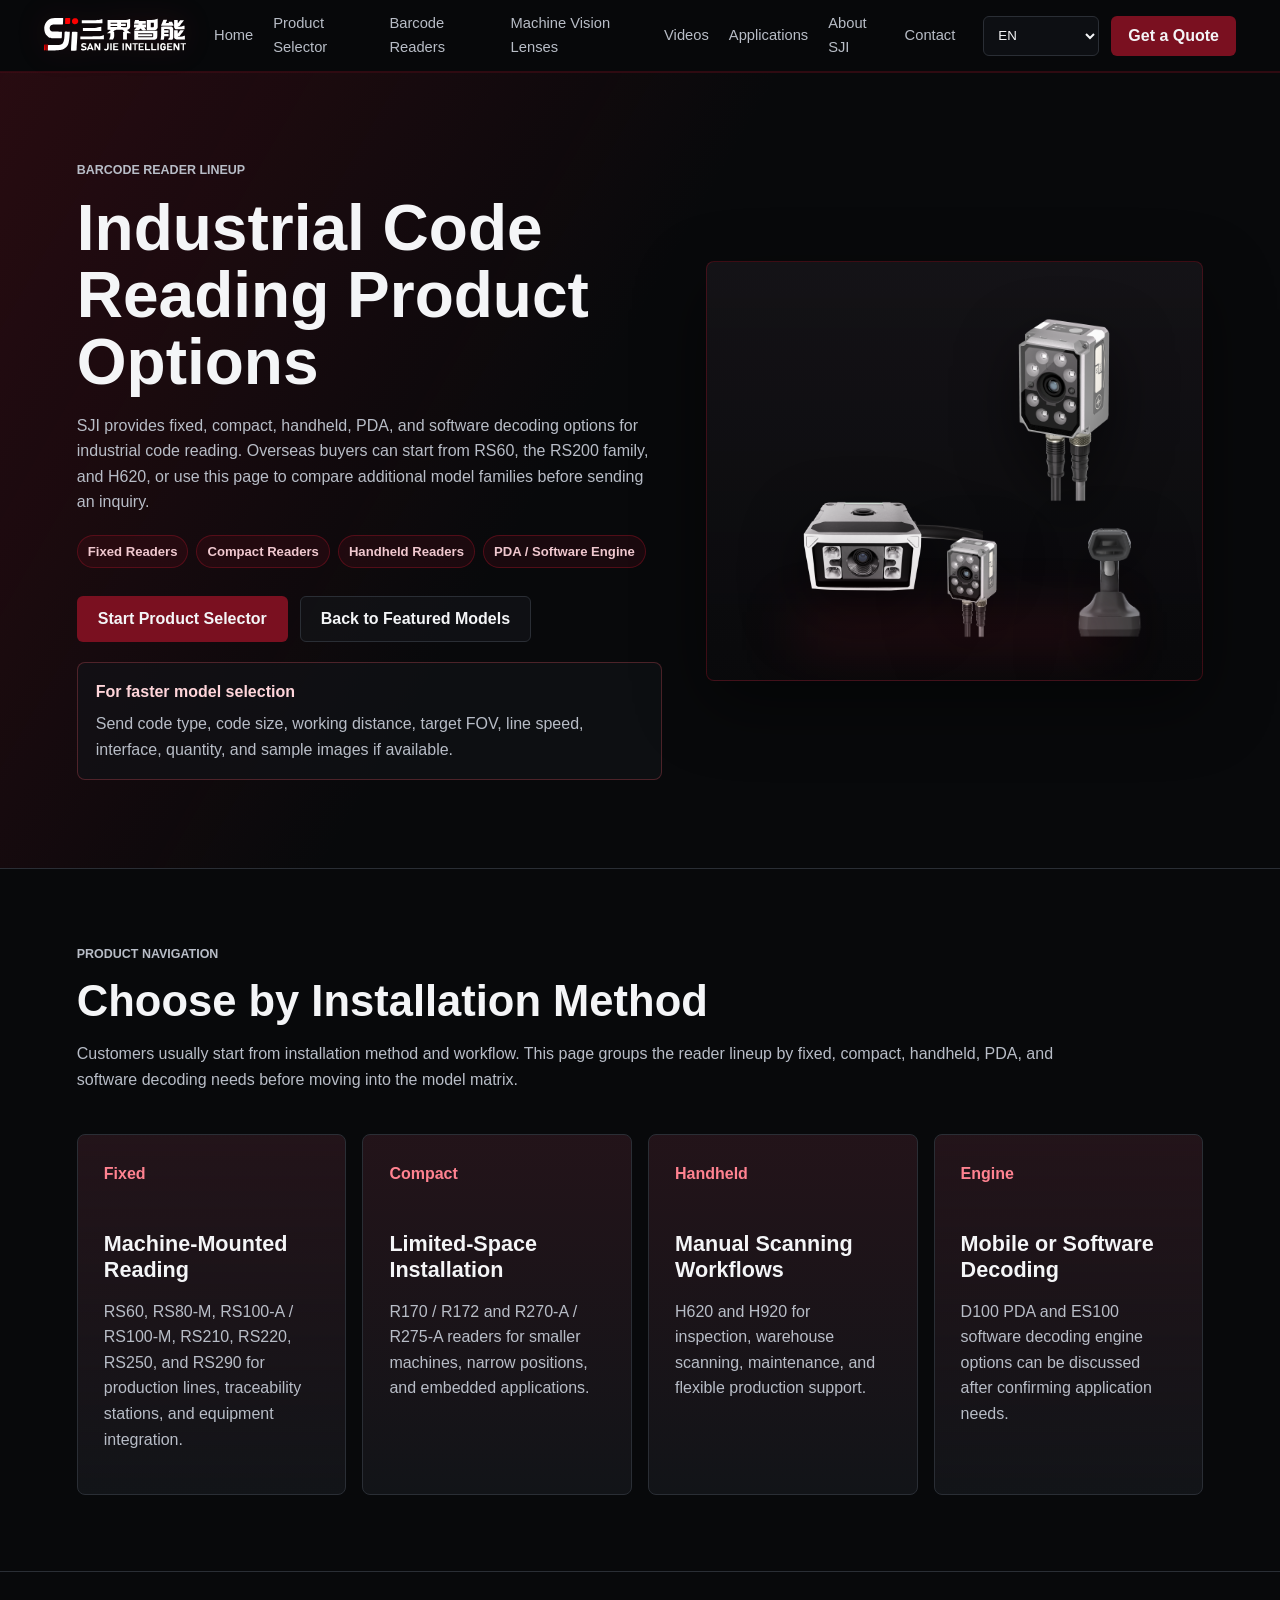
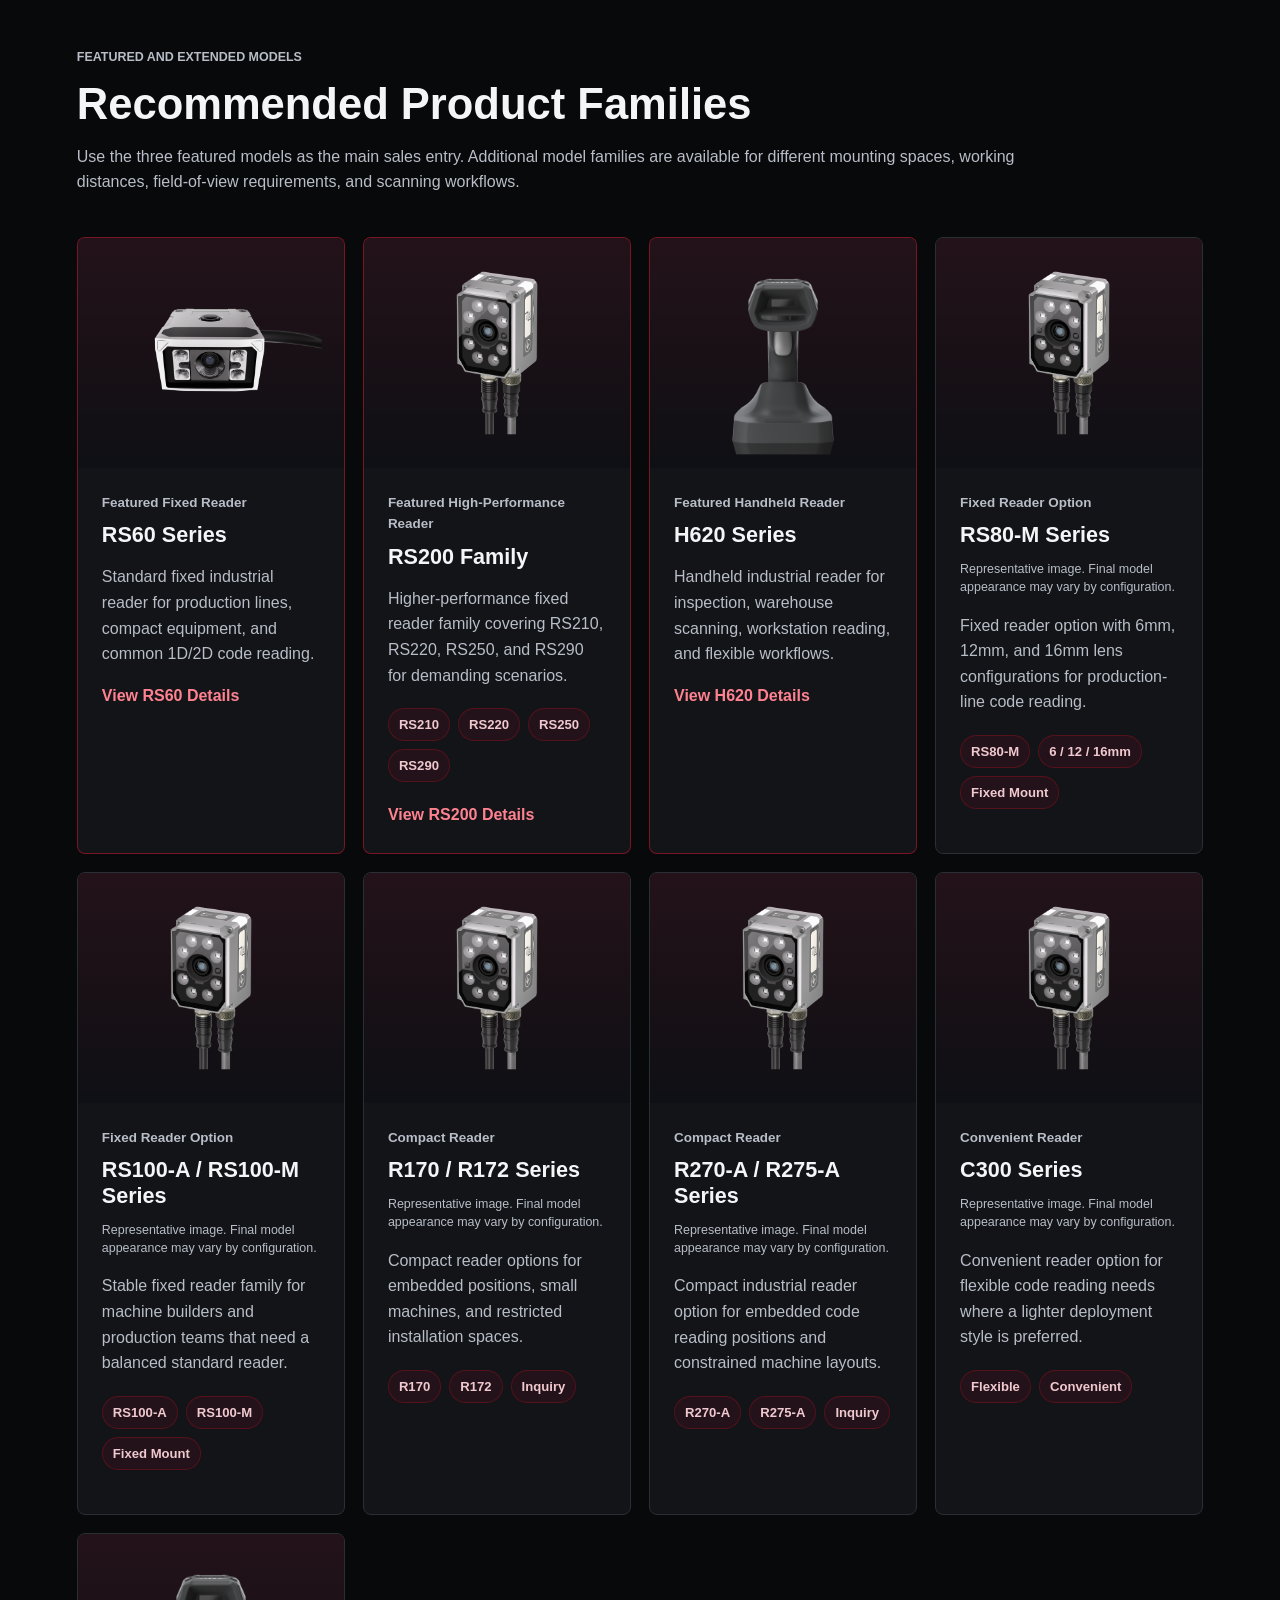
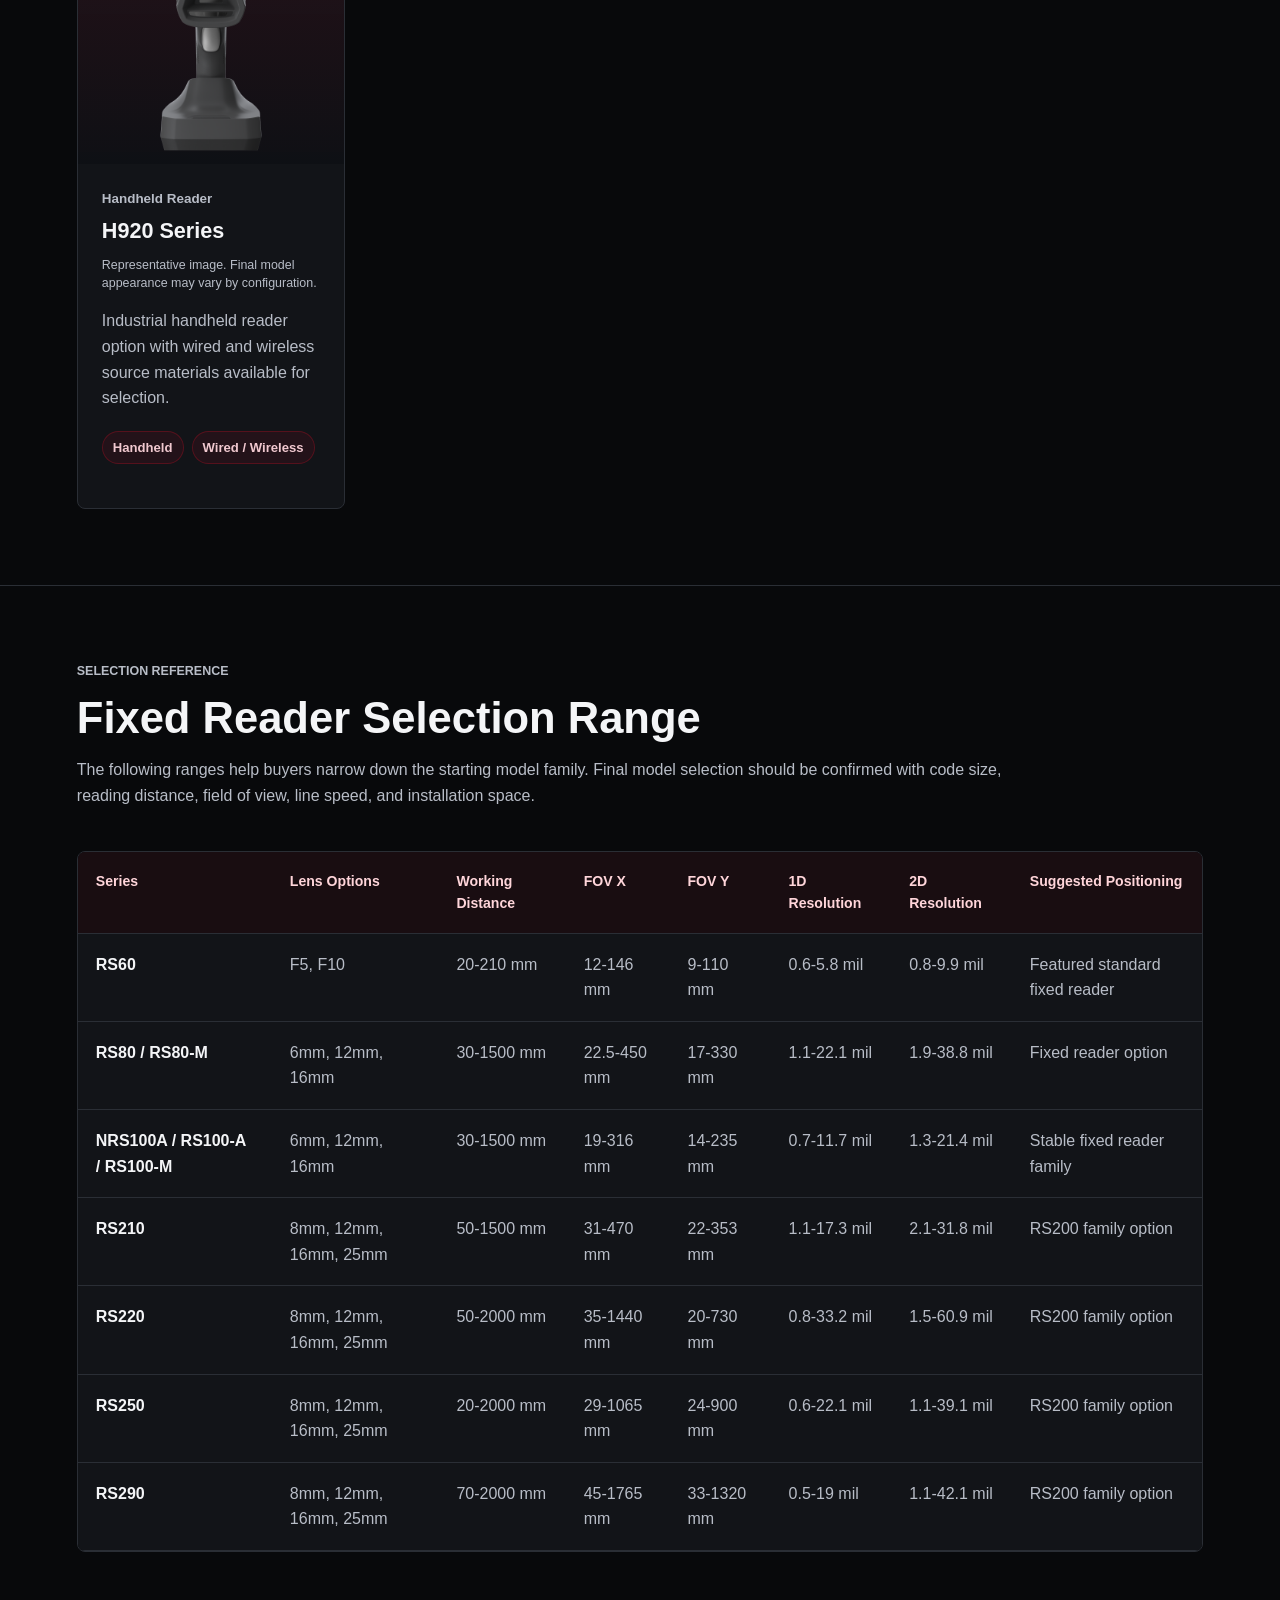
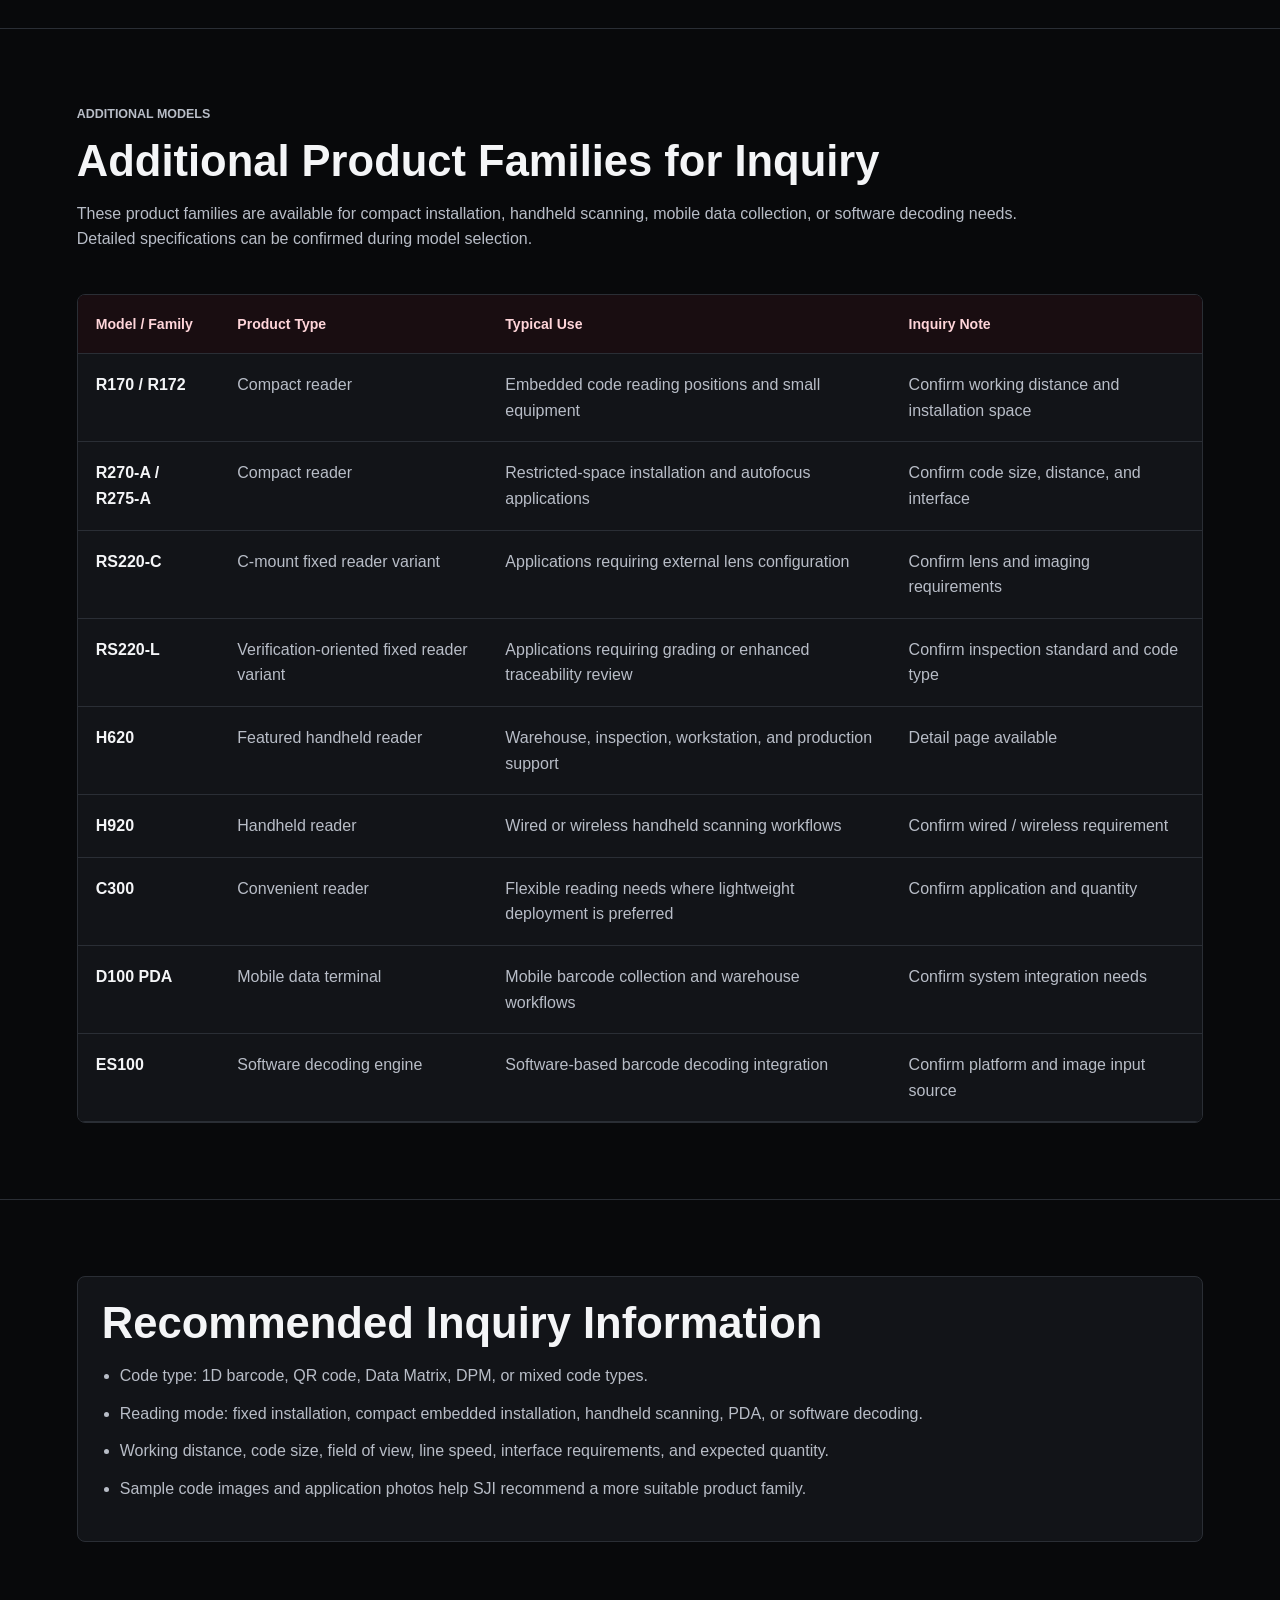
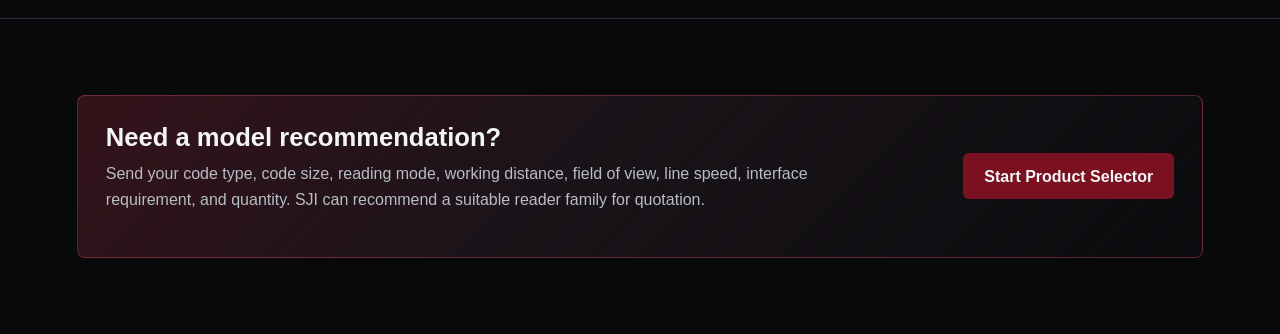
<file: Site/products/barcode-readers.html>
<!doctype html>
<html lang="en">
  <head>
    <meta charset="UTF-8" />
    <meta name="viewport" content="width=device-width, initial-scale=1.0" />
    <meta
      name="description"
      content="SJI barcode reader product lineup including RS60, RS80-M, RS100-A, RS100-M, RS210, RS220, RS250, RS290, R170, R172, R270-A, R275-A, H620, H920, D100, and ES100 options."
    />
    <link rel="canonical" href="https://www.zhsji.com/products/barcode-readers.html" />
    <link rel="alternate" hreflang="en" href="https://www.zhsji.com/products/barcode-readers.html?lang=en" />
    <link rel="alternate" hreflang="zh-CN" href="https://www.zhsji.com/products/barcode-readers.html?lang=zh-CN" />
    <link rel="alternate" hreflang="zh-Hant" href="https://www.zhsji.com/products/barcode-readers.html?lang=zh-Hant" />
    <link rel="alternate" hreflang="ja" href="https://www.zhsji.com/products/barcode-readers.html?lang=ja" />
    <link rel="alternate" hreflang="ko" href="https://www.zhsji.com/products/barcode-readers.html?lang=ko" />
    <link rel="alternate" hreflang="th" href="https://www.zhsji.com/products/barcode-readers.html?lang=th" />
    <link rel="alternate" hreflang="vi" href="https://www.zhsji.com/products/barcode-readers.html?lang=vi" />
    <link rel="alternate" hreflang="x-default" href="https://www.zhsji.com/products/barcode-readers.html" />
    <meta property="og:title" content="Barcode Reader Lineup | SJI Industrial Code Reading Products" />
    <meta property="og:description" content="SJI barcode reader product lineup including fixed, compact, handheld, PDA, and software decoding options." />
    <meta property="og:url" content="https://www.zhsji.com/products/barcode-readers.html" />
    <meta property="og:type" content="product.group" />
    <meta property="og:image" content="https://www.zhsji.com/assets/rs200-web.png" />
    <script type="application/ld+json">
      {
        "@context": "https://schema.org",
        "@type": "CollectionPage",
        "name": "SJI Barcode Reader Lineup",
        "url": "https://www.zhsji.com/products/barcode-readers.html",
        "description": "SJI industrial barcode reader product lineup including fixed, compact, handheld, PDA, and software decoding options.",
        "mainEntity": {
          "@type": "ItemList",
          "itemListElement": [
            { "@type": "ListItem", "position": 1, "name": "RS60 Series", "url": "https://www.zhsji.com/products/rs60.html" },
            { "@type": "ListItem", "position": 2, "name": "RS200 Family", "url": "https://www.zhsji.com/products/rs200.html" },
            { "@type": "ListItem", "position": 3, "name": "H620 Series", "url": "https://www.zhsji.com/products/h620.html" }
          ]
        }
      }
    </script>
    <title>Barcode Reader Lineup | SJI Industrial Code Reading Products</title>
    <link rel="icon" href="../assets/company-icon.ico" />
    <link rel="stylesheet" href="../styles.css" />
  </head>
  <body>
    <header class="site-header">
      <a class="brand" href="../index.html#home" aria-label="SJI home">
        <img src="../assets/logo-dark-theme.svg" alt="SJI" />
      </a>
      <button class="menu-toggle" type="button" aria-label="Open menu" aria-expanded="false"><span></span><span></span><span></span></button>
      <nav class="site-nav" aria-label="Primary navigation">
        <a href="../index.html#home" data-i18n="nav.home">Home</a>
        <a href="./selector.html" data-i18n="nav.selector">Product Selector</a>
        <a href="../index.html#readers" data-i18n="nav.readers">Barcode Readers</a>
        <a href="../index.html#lenses" data-i18n="nav.lenses">Machine Vision Lenses</a>
        <a href="../index.html#videos" data-i18n="nav.videos">Videos</a>
        <a href="../index.html#applications" data-i18n="nav.applications">Applications</a>
        <a href="../index.html#about" data-i18n="nav.about">About SJI</a>
        <a href="../index.html#contact" data-i18n="nav.contact">Contact</a>
      </nav>
      <div class="header-actions">
        <label class="language-select"><span class="sr-only">Language</span><select id="languageSelect"><option value="en">EN</option><option value="zh-CN">简体中文</option><option value="zh-Hant">繁體中文</option><option value="ja">日本語</option><option value="ko">한국어</option><option value="th">ไทย</option><option value="vi">Tiếng Việt</option></select></label>
        <a class="button primary small" href="../index.html#contact" data-i18n="btn.quote">Get a Quote</a>
      </div>
    </header>

    <main class="product-detail-main">
      <section class="detail-hero">
        <div>
          <p class="eyebrow">Barcode Reader Lineup</p>
          <h1>Industrial Code Reading Product Options</h1>
          <p>
            SJI provides fixed, compact, handheld, PDA, and software decoding options for industrial code reading.
            Overseas buyers can start from RS60, the RS200 family, and H620, or use this page to compare additional
            model families before sending an inquiry.
          </p>
          <div class="tag-row">
            <span>Fixed Readers</span>
            <span>Compact Readers</span>
            <span>Handheld Readers</span>
            <span>PDA / Software Engine</span>
          </div>
          <div class="detail-actions">
            <a class="button primary" href="./selector.html" data-i18n="btn.startSelector">Start Product Selector</a>
            <a class="button secondary" href="../index.html#readers">Back to Featured Models</a>
          </div>
          <div class="selection-brief">
            <strong>For faster model selection</strong>
            <span>Send code type, code size, working distance, target FOV, line speed, interface, quantity, and sample images if available.</span>
          </div>
        </div>
        <div class="reader-lineup-visual">
          <img src="../assets/rs200-web.png" alt="SJI RS200 barcode reader" />
          <img src="../assets/rs60-web.png" alt="SJI RS60 barcode reader" />
          <img src="../assets/h620-web.png" alt="SJI H620 handheld barcode reader" />
          <img src="../assets/rs200-web.png" alt="SJI shared fixed-reader appearance" />
        </div>
      </section>

      <section class="detail-section compact-overview-section">
        <div class="section-heading compact">
          <p class="eyebrow">Product Navigation</p>
          <h2>Choose by Installation Method</h2>
          <p>
            Customers usually start from installation method and workflow. This page groups the reader lineup by fixed,
            compact, handheld, PDA, and software decoding needs before moving into the model matrix.
          </p>
        </div>
        <div class="category-grid compact">
          <article class="category-card">
            <span>Fixed</span>
            <h3>Machine-Mounted Reading</h3>
            <p>RS60, RS80-M, RS100-A / RS100-M, RS210, RS220, RS250, and RS290 for production lines, traceability stations, and equipment integration.</p>
          </article>
          <article class="category-card">
            <span>Compact</span>
            <h3>Limited-Space Installation</h3>
            <p>R170 / R172 and R270-A / R275-A readers for smaller machines, narrow positions, and embedded applications.</p>
          </article>
          <article class="category-card">
            <span>Handheld</span>
            <h3>Manual Scanning Workflows</h3>
            <p>H620 and H920 for inspection, warehouse scanning, maintenance, and flexible production support.</p>
          </article>
          <article class="category-card">
            <span>Engine</span>
            <h3>Mobile or Software Decoding</h3>
            <p>D100 PDA and ES100 software decoding engine options can be discussed after confirming application needs.</p>
          </article>
        </div>
      </section>

      <section class="detail-section">
        <div class="section-heading compact">
          <p class="eyebrow">Featured and Extended Models</p>
          <h2>Recommended Product Families</h2>
          <p>
            Use the three featured models as the main sales entry. Additional model families are available for
            different mounting spaces, working distances, field-of-view requirements, and scanning workflows.
          </p>
        </div>
        <div class="reader-family-grid">
          <article class="product-card featured">
            <div class="product-media"><img src="../assets/rs60-web.png" alt="SJI RS60 Series barcode reader" /></div>
            <div class="product-content">
              <p class="product-type">Featured Fixed Reader</p>
              <h3>RS60 Series</h3>
              <p>Standard fixed industrial reader for production lines, compact equipment, and common 1D/2D code reading.</p>
              <a class="text-link" href="./rs60.html">View RS60 Details</a>
            </div>
          </article>
          <article class="product-card featured">
            <div class="product-media"><img src="../assets/rs200-web.png" alt="SJI RS200 Series barcode reader" /></div>
            <div class="product-content">
              <p class="product-type">Featured High-Performance Reader</p>
              <h3>RS200 Family</h3>
              <p>Higher-performance fixed reader family covering RS210, RS220, RS250, and RS290 for demanding scenarios.</p>
              <div class="tag-row"><span>RS210</span><span>RS220</span><span>RS250</span><span>RS290</span></div>
              <a class="text-link" href="./rs200.html">View RS200 Details</a>
            </div>
          </article>
          <article class="product-card featured">
            <div class="product-media handheld"><img src="../assets/h620-web.png" alt="SJI H620 handheld barcode reader" /></div>
            <div class="product-content">
              <p class="product-type">Featured Handheld Reader</p>
              <h3>H620 Series</h3>
              <p>Handheld industrial reader for inspection, warehouse scanning, workstation reading, and flexible workflows.</p>
              <a class="text-link" href="./h620.html">View H620 Details</a>
            </div>
          </article>
          <article class="product-card">
            <div class="product-media"><img src="../assets/rs200-web.png" alt="SJI RS80-M Series shared fixed-reader appearance" /></div>
            <div class="product-content">
              <p class="product-type">Fixed Reader Option</p>
              <h3>RS80-M Series</h3>
              <p class="representative-note">Representative image. Final model appearance may vary by configuration.</p>
              <p>Fixed reader option with 6mm, 12mm, and 16mm lens configurations for production-line code reading.</p>
              <div class="tag-row"><span>RS80-M</span><span>6 / 12 / 16mm</span><span>Fixed Mount</span></div>
            </div>
          </article>
          <article class="product-card">
            <div class="product-media"><img src="../assets/rs200-web.png" alt="SJI RS100-A RS100-M shared fixed-reader appearance" /></div>
            <div class="product-content">
              <p class="product-type">Fixed Reader Option</p>
              <h3>RS100-A / RS100-M Series</h3>
              <p class="representative-note">Representative image. Final model appearance may vary by configuration.</p>
              <p>Stable fixed reader family for machine builders and production teams that need a balanced standard reader.</p>
              <div class="tag-row"><span>RS100-A</span><span>RS100-M</span><span>Fixed Mount</span></div>
            </div>
          </article>
          <article class="product-card">
            <div class="product-media"><img src="../assets/rs200-web.png" alt="SJI R170 R172 shared compact-reader appearance" /></div>
            <div class="product-content">
              <p class="product-type">Compact Reader</p>
              <h3>R170 / R172 Series</h3>
              <p class="representative-note">Representative image. Final model appearance may vary by configuration.</p>
              <p>Compact reader options for embedded positions, small machines, and restricted installation spaces.</p>
              <div class="tag-row"><span>R170</span><span>R172</span><span>Inquiry</span></div>
            </div>
          </article>
          <article class="product-card">
            <div class="product-media"><img src="../assets/rs200-web.png" alt="SJI R270-A R275-A shared compact-reader appearance" /></div>
            <div class="product-content">
              <p class="product-type">Compact Reader</p>
              <h3>R270-A / R275-A Series</h3>
              <p class="representative-note">Representative image. Final model appearance may vary by configuration.</p>
              <p>Compact industrial reader option for embedded code reading positions and constrained machine layouts.</p>
              <div class="tag-row"><span>R270-A</span><span>R275-A</span><span>Inquiry</span></div>
            </div>
          </article>
          <article class="product-card">
            <div class="product-media"><img src="../assets/rs200-web.png" alt="SJI C300 shared reader appearance" /></div>
            <div class="product-content">
              <p class="product-type">Convenient Reader</p>
              <h3>C300 Series</h3>
              <p class="representative-note">Representative image. Final model appearance may vary by configuration.</p>
              <p>Convenient reader option for flexible code reading needs where a lighter deployment style is preferred.</p>
              <div class="tag-row"><span>Flexible</span><span>Convenient</span></div>
            </div>
          </article>
          <article class="product-card">
            <div class="product-media handheld"><img src="../assets/h620-web.png" alt="SJI H920 shared handheld-reader appearance" /></div>
            <div class="product-content">
              <p class="product-type">Handheld Reader</p>
              <h3>H920 Series</h3>
              <p class="representative-note">Representative image. Final model appearance may vary by configuration.</p>
              <p>Industrial handheld reader option with wired and wireless source materials available for selection.</p>
              <div class="tag-row"><span>Handheld</span><span>Wired / Wireless</span></div>
            </div>
          </article>
        </div>
      </section>

      <section class="detail-section">
        <div class="section-heading compact">
          <p class="eyebrow">Selection Reference</p>
          <h2>Fixed Reader Selection Range</h2>
          <p>
            The following ranges help buyers narrow down the starting model family. Final model selection should be
            confirmed with code size, reading distance, field of view, line speed, and installation space.
          </p>
        </div>
        <div class="table-wrap">
          <table>
            <thead>
              <tr>
                <th>Series</th>
                <th>Lens Options</th>
                <th>Working Distance</th>
                <th>FOV X</th>
                <th>FOV Y</th>
                <th>1D Resolution</th>
                <th>2D Resolution</th>
                <th>Suggested Positioning</th>
              </tr>
            </thead>
            <tbody>
              <tr><td>RS60</td><td>F5, F10</td><td>20-210 mm</td><td>12-146 mm</td><td>9-110 mm</td><td>0.6-5.8 mil</td><td>0.8-9.9 mil</td><td>Featured standard fixed reader</td></tr>
              <tr><td>RS80 / RS80-M</td><td>6mm, 12mm, 16mm</td><td>30-1500 mm</td><td>22.5-450 mm</td><td>17-330 mm</td><td>1.1-22.1 mil</td><td>1.9-38.8 mil</td><td>Fixed reader option</td></tr>
              <tr><td>NRS100A / RS100-A / RS100-M</td><td>6mm, 12mm, 16mm</td><td>30-1500 mm</td><td>19-316 mm</td><td>14-235 mm</td><td>0.7-11.7 mil</td><td>1.3-21.4 mil</td><td>Stable fixed reader family</td></tr>
              <tr><td>RS210</td><td>8mm, 12mm, 16mm, 25mm</td><td>50-1500 mm</td><td>31-470 mm</td><td>22-353 mm</td><td>1.1-17.3 mil</td><td>2.1-31.8 mil</td><td>RS200 family option</td></tr>
              <tr><td>RS220</td><td>8mm, 12mm, 16mm, 25mm</td><td>50-2000 mm</td><td>35-1440 mm</td><td>20-730 mm</td><td>0.8-33.2 mil</td><td>1.5-60.9 mil</td><td>RS200 family option</td></tr>
              <tr><td>RS250</td><td>8mm, 12mm, 16mm, 25mm</td><td>20-2000 mm</td><td>29-1065 mm</td><td>24-900 mm</td><td>0.6-22.1 mil</td><td>1.1-39.1 mil</td><td>RS200 family option</td></tr>
              <tr><td>RS290</td><td>8mm, 12mm, 16mm, 25mm</td><td>70-2000 mm</td><td>45-1765 mm</td><td>33-1320 mm</td><td>0.5-19 mil</td><td>1.1-42.1 mil</td><td>RS200 family option</td></tr>
            </tbody>
          </table>
        </div>
      </section>

      <section class="detail-section">
        <div class="section-heading compact">
          <p class="eyebrow">Additional Models</p>
          <h2>Additional Product Families for Inquiry</h2>
          <p>
            These product families are available for compact installation, handheld scanning, mobile data collection,
            or software decoding needs. Detailed specifications can be confirmed during model selection.
          </p>
        </div>
        <div class="table-wrap">
          <table>
            <thead>
              <tr>
                <th>Model / Family</th>
                <th>Product Type</th>
                <th>Typical Use</th>
                <th>Inquiry Note</th>
              </tr>
            </thead>
            <tbody>
              <tr><td>R170 / R172</td><td>Compact reader</td><td>Embedded code reading positions and small equipment</td><td>Confirm working distance and installation space</td></tr>
              <tr><td>R270-A / R275-A</td><td>Compact reader</td><td>Restricted-space installation and autofocus applications</td><td>Confirm code size, distance, and interface</td></tr>
              <tr><td>RS220-C</td><td>C-mount fixed reader variant</td><td>Applications requiring external lens configuration</td><td>Confirm lens and imaging requirements</td></tr>
              <tr><td>RS220-L</td><td>Verification-oriented fixed reader variant</td><td>Applications requiring grading or enhanced traceability review</td><td>Confirm inspection standard and code type</td></tr>
              <tr><td>H620</td><td>Featured handheld reader</td><td>Warehouse, inspection, workstation, and production support</td><td>Detail page available</td></tr>
              <tr><td>H920</td><td>Handheld reader</td><td>Wired or wireless handheld scanning workflows</td><td>Confirm wired / wireless requirement</td></tr>
              <tr><td>C300</td><td>Convenient reader</td><td>Flexible reading needs where lightweight deployment is preferred</td><td>Confirm application and quantity</td></tr>
              <tr><td>D100 PDA</td><td>Mobile data terminal</td><td>Mobile barcode collection and warehouse workflows</td><td>Confirm system integration needs</td></tr>
              <tr><td>ES100</td><td>Software decoding engine</td><td>Software-based barcode decoding integration</td><td>Confirm platform and image input source</td></tr>
            </tbody>
          </table>
        </div>
      </section>

      <section class="detail-section">
        <div class="detail-panel">
          <h2>Recommended Inquiry Information</h2>
          <ul class="detail-list">
            <li>Code type: 1D barcode, QR code, Data Matrix, DPM, or mixed code types.</li>
            <li>Reading mode: fixed installation, compact embedded installation, handheld scanning, PDA, or software decoding.</li>
            <li>Working distance, code size, field of view, line speed, interface requirements, and expected quantity.</li>
            <li>Sample code images and application photos help SJI recommend a more suitable product family.</li>
          </ul>
        </div>
      </section>

      <section class="detail-section">
        <div class="inquiry-cta">
          <div>
            <h2>Need a model recommendation?</h2>
            <p>Send your code type, code size, reading mode, working distance, field of view, line speed, interface requirement, and quantity. SJI can recommend a suitable reader family for quotation.</p>
          </div>
          <a class="button primary" href="./selector.html" data-i18n="btn.startSelector">Start Product Selector</a>
        </div>
      </section>
    </main>

    <script src="../script.js"></script>
  </body>
</html>
</file>
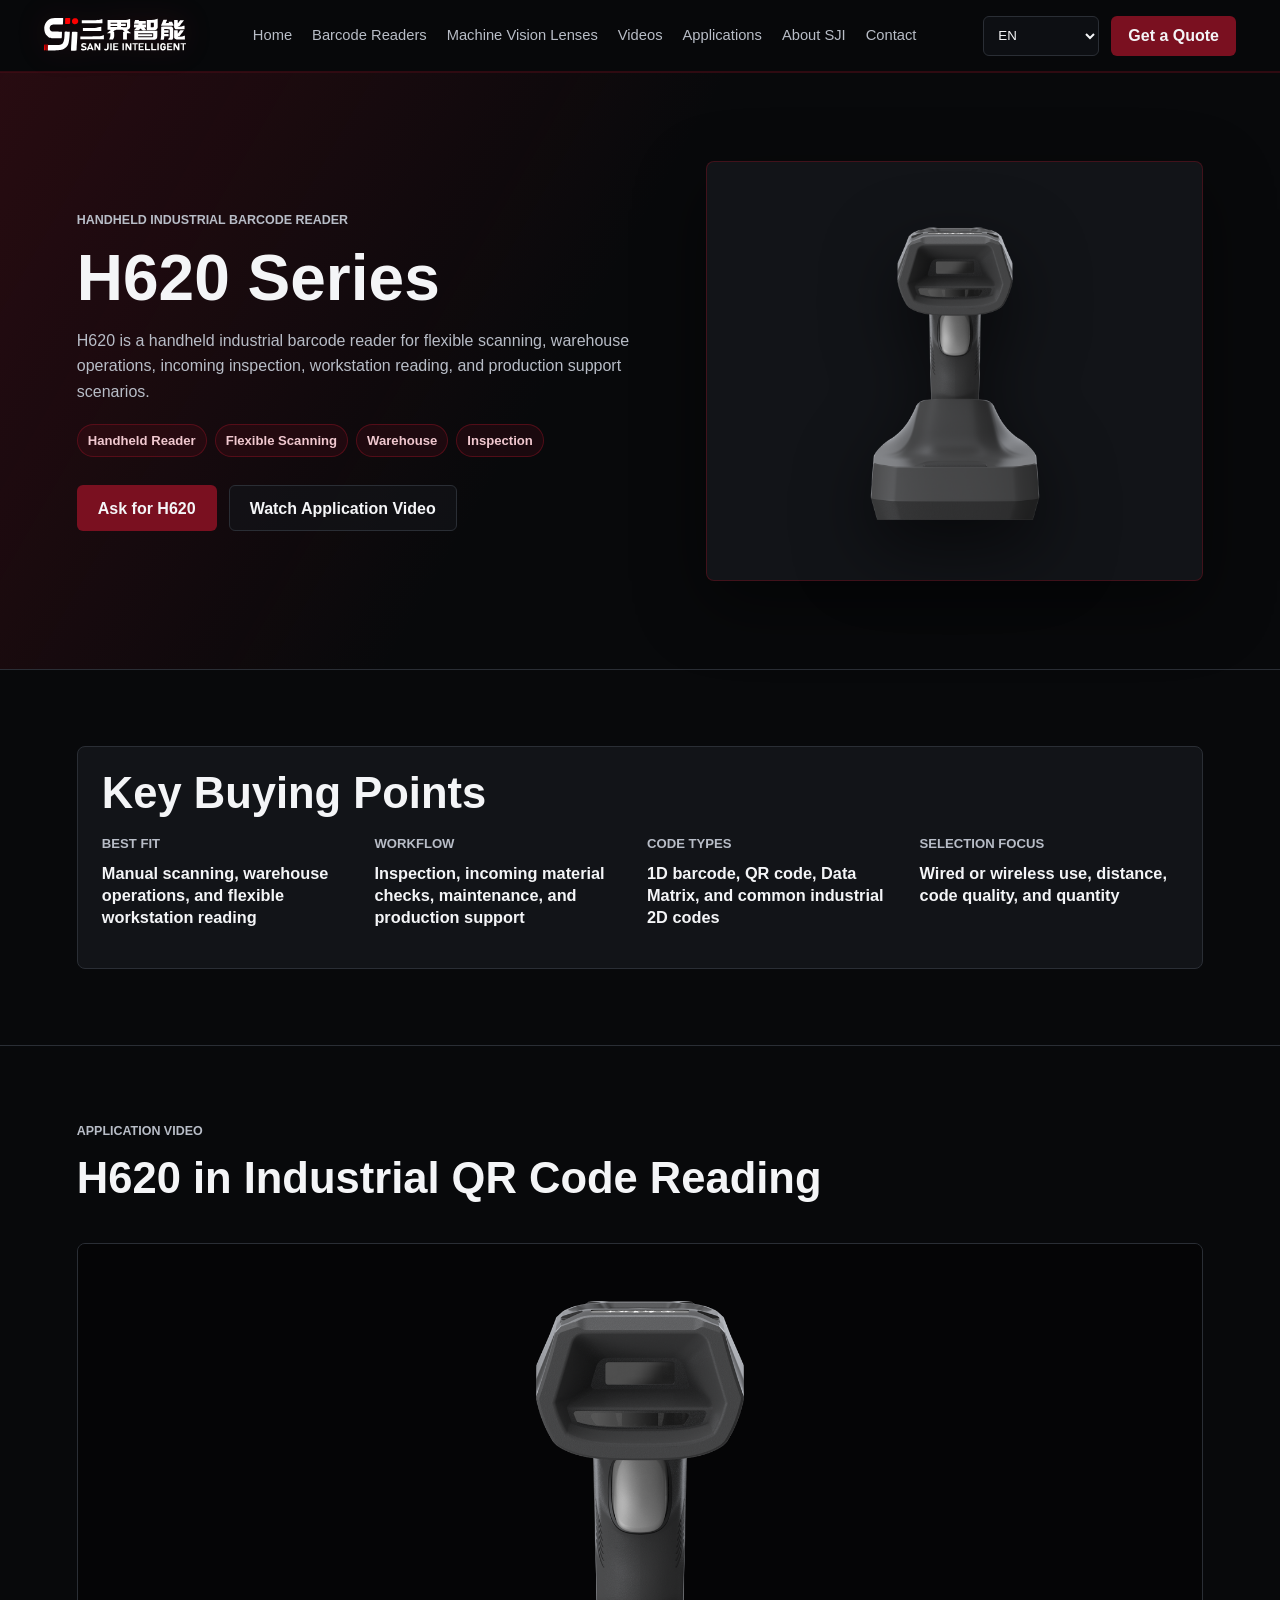
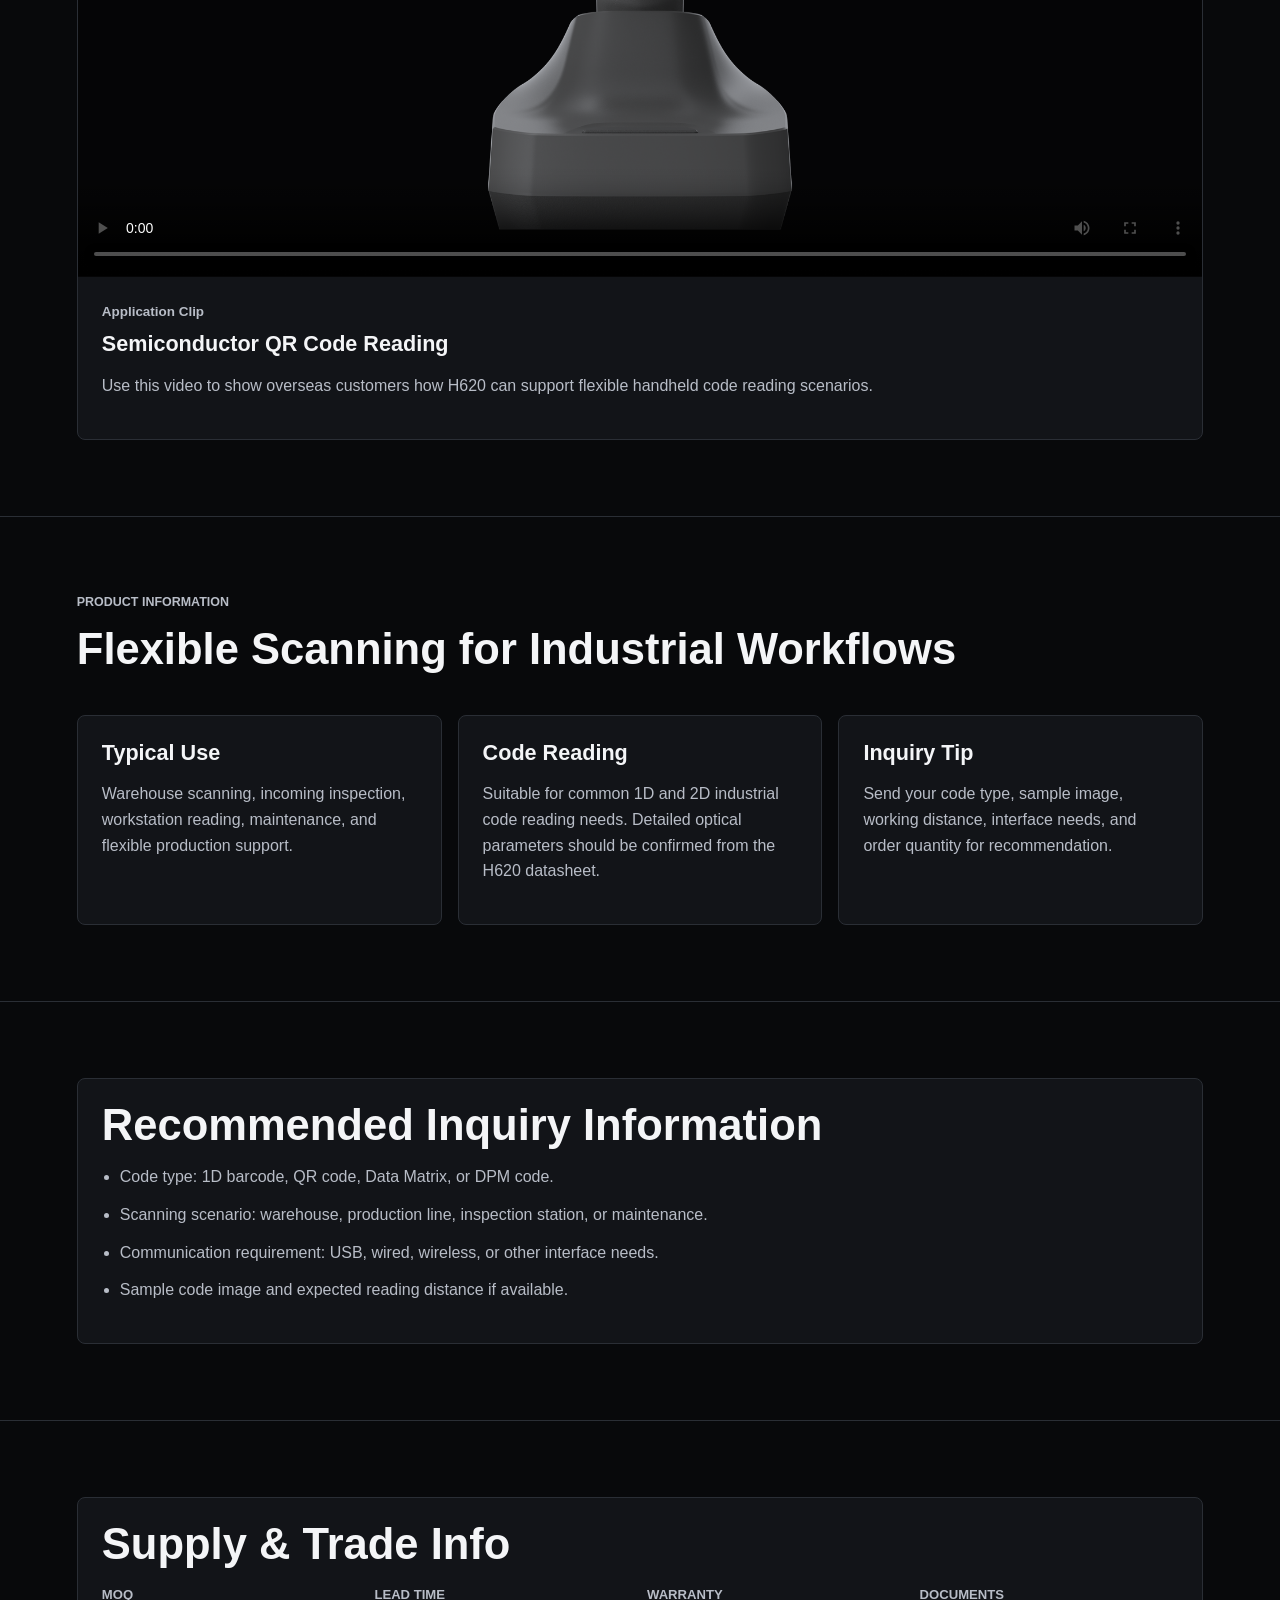
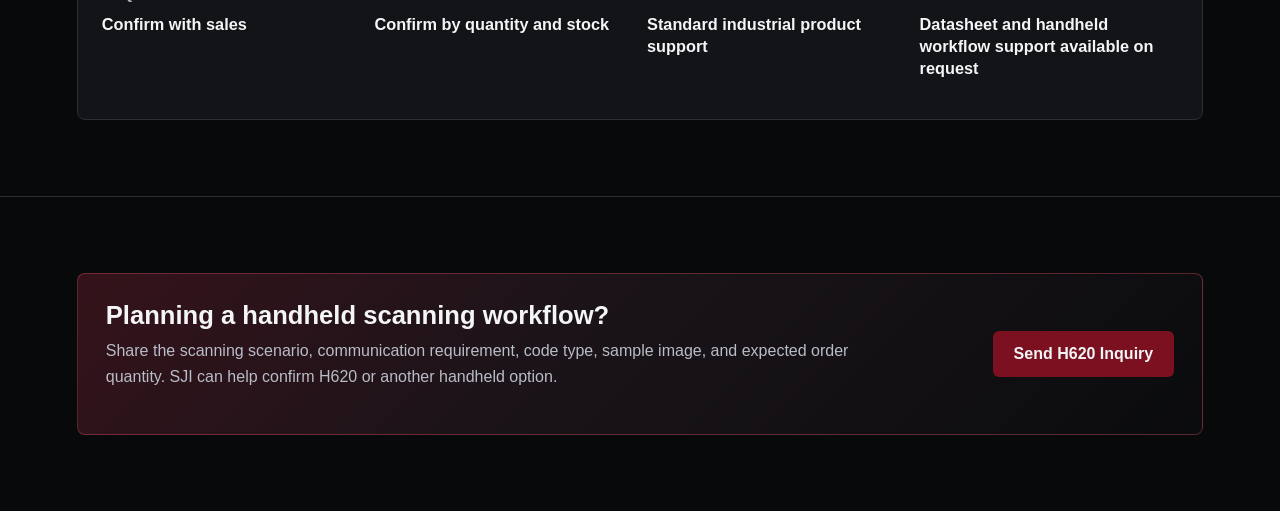
<file: Site/products/h620.html>
<!doctype html>
<html lang="en">
  <head>
    <meta charset="UTF-8" />
    <meta name="viewport" content="width=device-width, initial-scale=1.0" />
    <meta name="description" content="SJI H620 Series handheld industrial barcode reader for warehouse scanning, inspection, production support, and flexible code reading." />
    <link rel="canonical" href="https://www.zhsji.com/products/h620.html" />
    <link rel="alternate" hreflang="en" href="https://www.zhsji.com/products/h620.html?lang=en" />
    <link rel="alternate" hreflang="zh-CN" href="https://www.zhsji.com/products/h620.html?lang=zh-CN" />
    <link rel="alternate" hreflang="zh-Hant" href="https://www.zhsji.com/products/h620.html?lang=zh-Hant" />
    <link rel="alternate" hreflang="ja" href="https://www.zhsji.com/products/h620.html?lang=ja" />
    <link rel="alternate" hreflang="ko" href="https://www.zhsji.com/products/h620.html?lang=ko" />
    <link rel="alternate" hreflang="th" href="https://www.zhsji.com/products/h620.html?lang=th" />
    <link rel="alternate" hreflang="vi" href="https://www.zhsji.com/products/h620.html?lang=vi" />
    <link rel="alternate" hreflang="x-default" href="https://www.zhsji.com/products/h620.html" />
    <meta property="og:title" content="H620 Series | SJI Handheld Industrial Barcode Reader" />
    <meta property="og:description" content="SJI H620 Series handheld industrial barcode reader for warehouse scanning, inspection, production support, and flexible code reading." />
    <meta property="og:url" content="https://www.zhsji.com/products/h620.html" />
    <meta property="og:type" content="product" />
    <meta property="og:image" content="https://www.zhsji.com/assets/h620-web.png" />
    <script type="application/ld+json">
      {
        "@context": "https://schema.org",
        "@type": "Product",
        "name": "H620 Series",
        "brand": { "@type": "Brand", "name": "SJI" },
        "image": "https://www.zhsji.com/assets/h620-web.png",
        "url": "https://www.zhsji.com/products/h620.html",
        "category": "Handheld industrial barcode reader",
        "description": "SJI H620 Series handheld industrial barcode reader for warehouse scanning, inspection, production support, and flexible code reading."
      }
    </script>
    <title>H620 Series | SJI Handheld Industrial Barcode Reader</title>
    <link rel="icon" href="../assets/company-icon.ico" />
    <link rel="stylesheet" href="../styles.css" />
  </head>
  <body>
    <header class="site-header">
      <a class="brand" href="../index.html#home" aria-label="SJI home"><img src="../assets/logo-dark-theme.svg" alt="SJI" /></a>
      <button class="menu-toggle" type="button" aria-label="Open menu" aria-expanded="false"><span></span><span></span><span></span></button>
      <nav class="site-nav" aria-label="Primary navigation">
        <a href="../index.html#home" data-i18n="nav.home">Home</a>
        <a href="../index.html#readers" data-i18n="nav.readers">Barcode Readers</a>
        <a href="../index.html#lenses" data-i18n="nav.lenses">Machine Vision Lenses</a>
        <a href="../index.html#videos" data-i18n="nav.videos">Videos</a>
        <a href="../index.html#applications" data-i18n="nav.applications">Applications</a>
        <a href="../index.html#about" data-i18n="nav.about">About SJI</a>
        <a href="../index.html#contact" data-i18n="nav.contact">Contact</a>
      </nav>
      <div class="header-actions">
        <label class="language-select"><span class="sr-only">Language</span><select id="languageSelect"><option value="en">EN</option><option value="zh-CN">简体中文</option><option value="zh-Hant">繁體中文</option><option value="ja">日本語</option><option value="ko">한국어</option><option value="th">ไทย</option><option value="vi">Tiếng Việt</option></select></label>
        <a class="button primary small" href="../index.html#contact" data-i18n="btn.quote">Get a Quote</a>
      </div>
    </header>

    <main class="product-detail-main">
      <section class="detail-hero">
        <div>
          <p class="eyebrow">Handheld Industrial Barcode Reader</p>
          <h1>H620 Series</h1>
          <p>
            H620 is a handheld industrial barcode reader for flexible scanning, warehouse operations, incoming inspection,
            workstation reading, and production support scenarios.
          </p>
          <div class="tag-row">
            <span>Handheld Reader</span>
            <span>Flexible Scanning</span>
            <span>Warehouse</span>
            <span>Inspection</span>
          </div>
          <div class="detail-actions">
            <a class="button primary" href="../index.html#contact">Ask for H620</a>
            <a class="button secondary" href="#video">Watch Application Video</a>
          </div>
        </div>
        <div class="detail-media">
          <img src="../assets/h620-web.png" alt="SJI H620 handheld barcode reader" />
        </div>
      </section>

      <section class="detail-section">
        <div class="detail-panel">
          <h2>Key Buying Points</h2>
          <div class="info-matrix">
            <p><span>Best fit</span><strong>Manual scanning, warehouse operations, and flexible workstation reading</strong></p>
            <p><span>Workflow</span><strong>Inspection, incoming material checks, maintenance, and production support</strong></p>
            <p><span>Code types</span><strong>1D barcode, QR code, Data Matrix, and common industrial 2D codes</strong></p>
            <p><span>Selection focus</span><strong>Wired or wireless use, distance, code quality, and quantity</strong></p>
          </div>
        </div>
      </section>

      <section class="detail-section">
        <div class="section-heading compact">
          <p class="eyebrow">Application Video</p>
          <h2>H620 in Industrial QR Code Reading</h2>
        </div>
        <article class="video-card" id="video">
          <video controls preload="metadata" poster="../assets/h620-web.png">
            <source src="../assets/videos/h620-semiconductor-qr.mp4" type="video/mp4" />
          </video>
          <div>
            <p class="product-type">Application Clip</p>
            <h3>Semiconductor QR Code Reading</h3>
            <p>Use this video to show overseas customers how H620 can support flexible handheld code reading scenarios.</p>
          </div>
        </article>
      </section>

      <section class="detail-section">
        <div class="section-heading compact">
          <p class="eyebrow">Product Information</p>
          <h2>Flexible Scanning for Industrial Workflows</h2>
        </div>
        <div class="detail-grid">
          <article class="detail-card"><h3>Typical Use</h3><p>Warehouse scanning, incoming inspection, workstation reading, maintenance, and flexible production support.</p></article>
          <article class="detail-card"><h3>Code Reading</h3><p>Suitable for common 1D and 2D industrial code reading needs. Detailed optical parameters should be confirmed from the H620 datasheet.</p></article>
          <article class="detail-card"><h3>Inquiry Tip</h3><p>Send your code type, sample image, working distance, interface needs, and order quantity for recommendation.</p></article>
        </div>
      </section>

      <section class="detail-section">
        <div class="detail-panel">
          <h2>Recommended Inquiry Information</h2>
          <ul class="detail-list">
            <li>Code type: 1D barcode, QR code, Data Matrix, or DPM code.</li>
            <li>Scanning scenario: warehouse, production line, inspection station, or maintenance.</li>
            <li>Communication requirement: USB, wired, wireless, or other interface needs.</li>
            <li>Sample code image and expected reading distance if available.</li>
          </ul>
        </div>
      </section>

      <section class="detail-section">
        <div class="detail-panel">
          <h2>Supply & Trade Info</h2>
          <div class="info-matrix trade-info">
            <p><span>MOQ</span><strong>Confirm with sales</strong></p>
            <p><span>Lead time</span><strong>Confirm by quantity and stock</strong></p>
            <p><span>Warranty</span><strong>Standard industrial product support</strong></p>
            <p><span>Documents</span><strong>Datasheet and handheld workflow support available on request</strong></p>
          </div>
        </div>
      </section>

      <section class="detail-section">
        <div class="inquiry-cta">
          <div>
            <h2>Planning a handheld scanning workflow?</h2>
            <p>Share the scanning scenario, communication requirement, code type, sample image, and expected order quantity. SJI can help confirm H620 or another handheld option.</p>
          </div>
          <a class="button primary" href="../index.html#contact">Send H620 Inquiry</a>
        </div>
      </section>
    </main>

    <script src="../script.js"></script>
  </body>
</html>
</file>
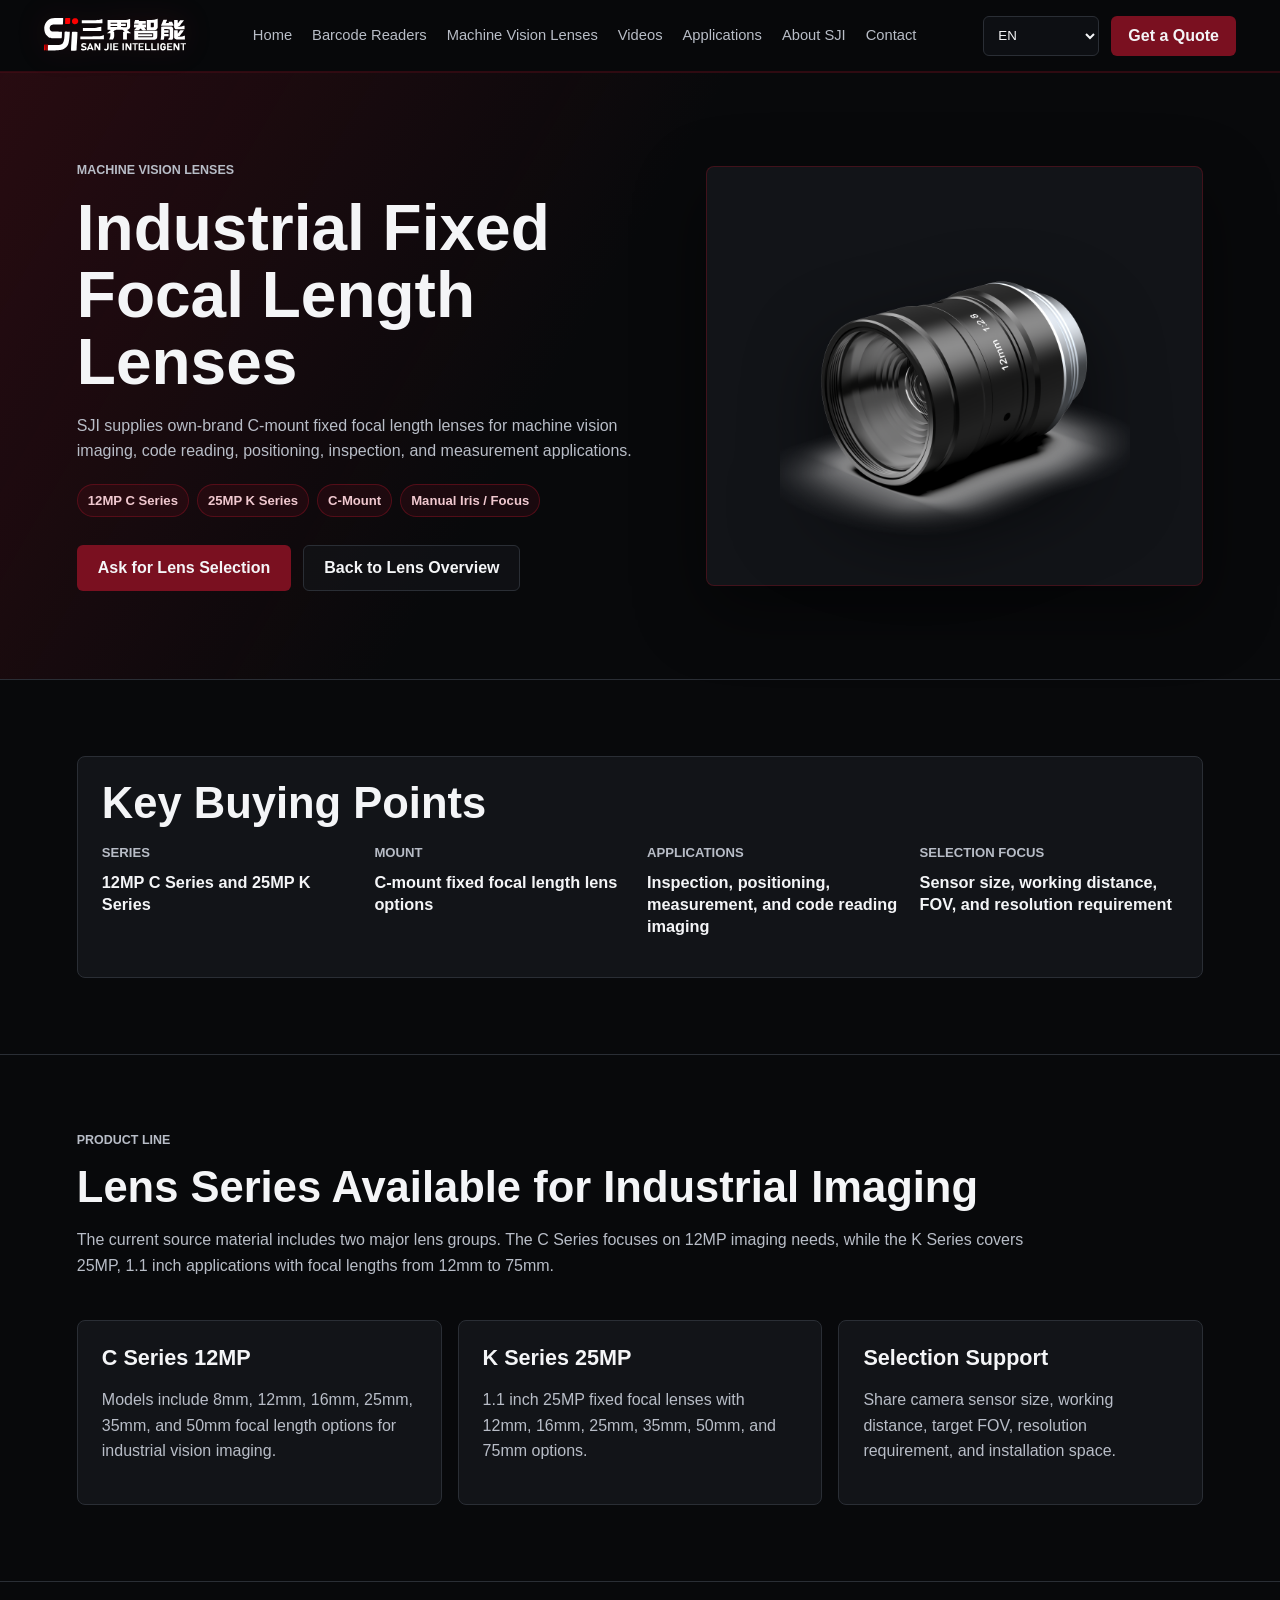
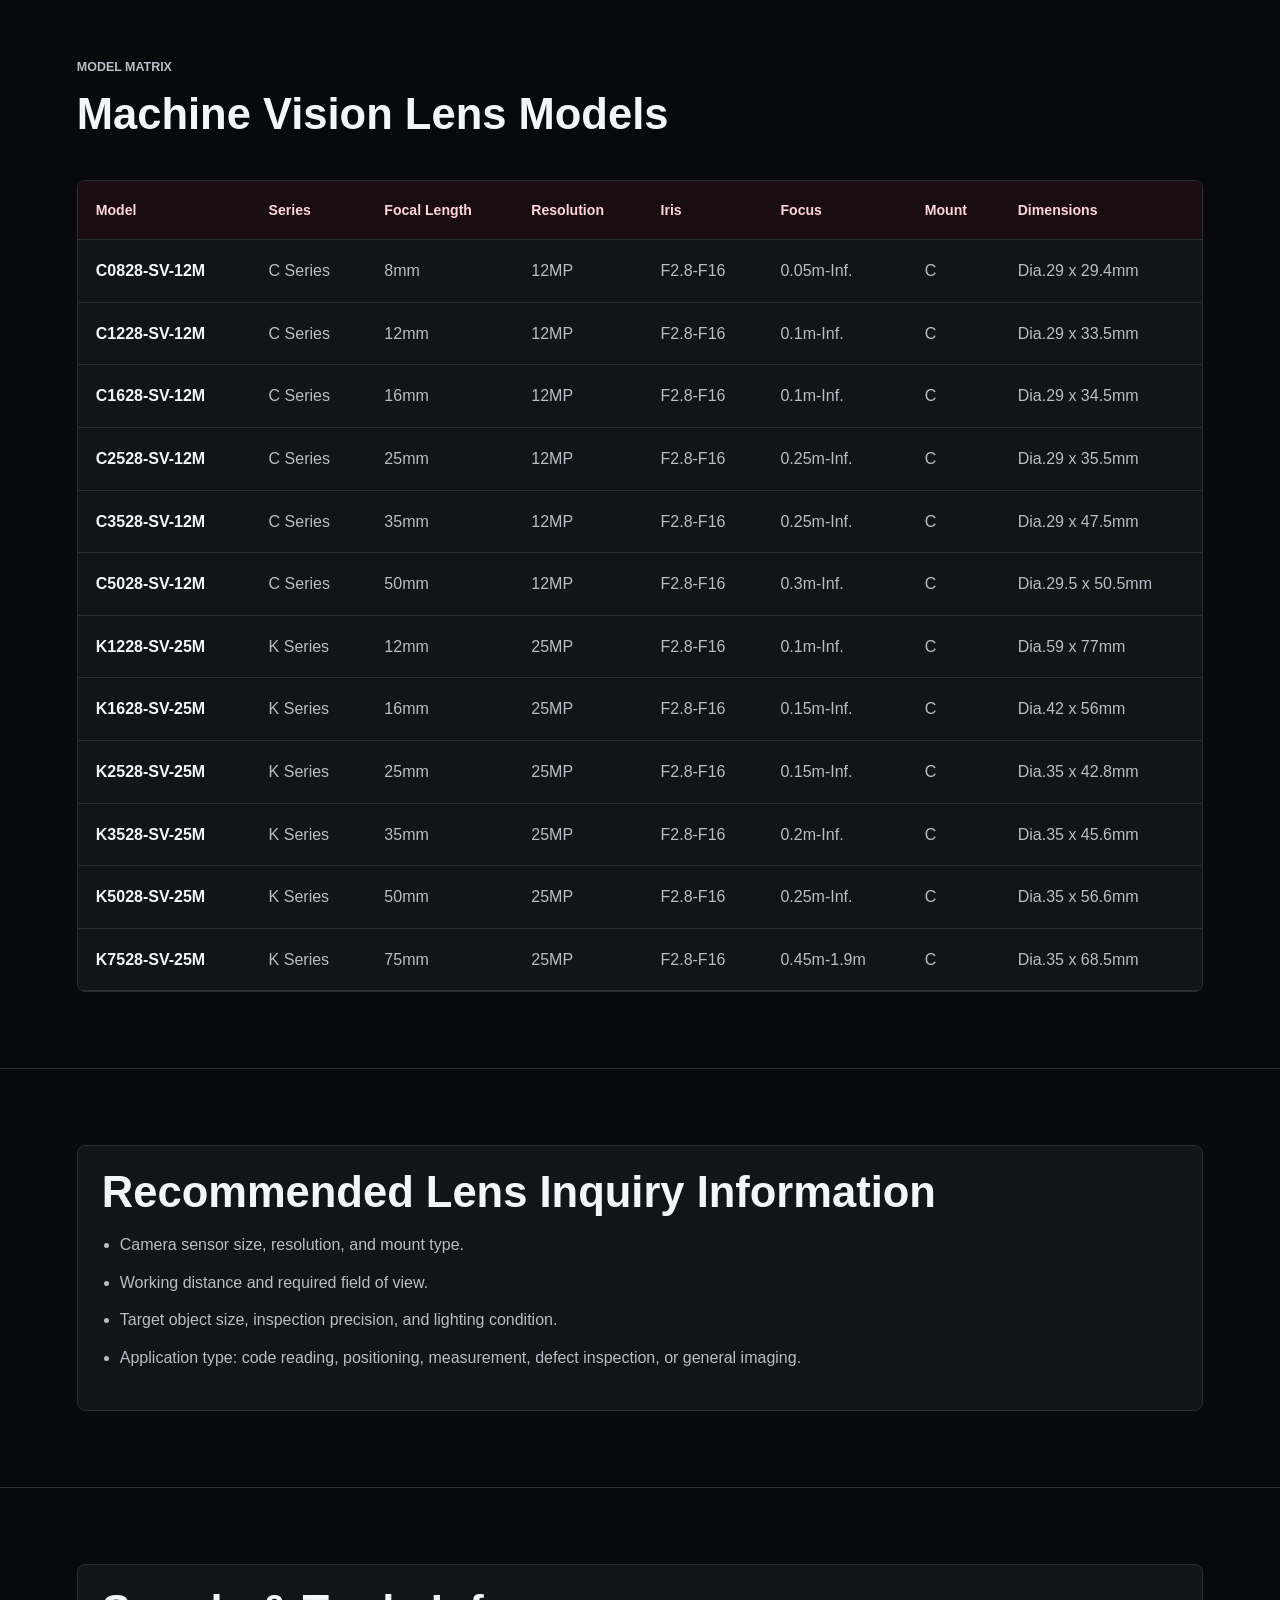
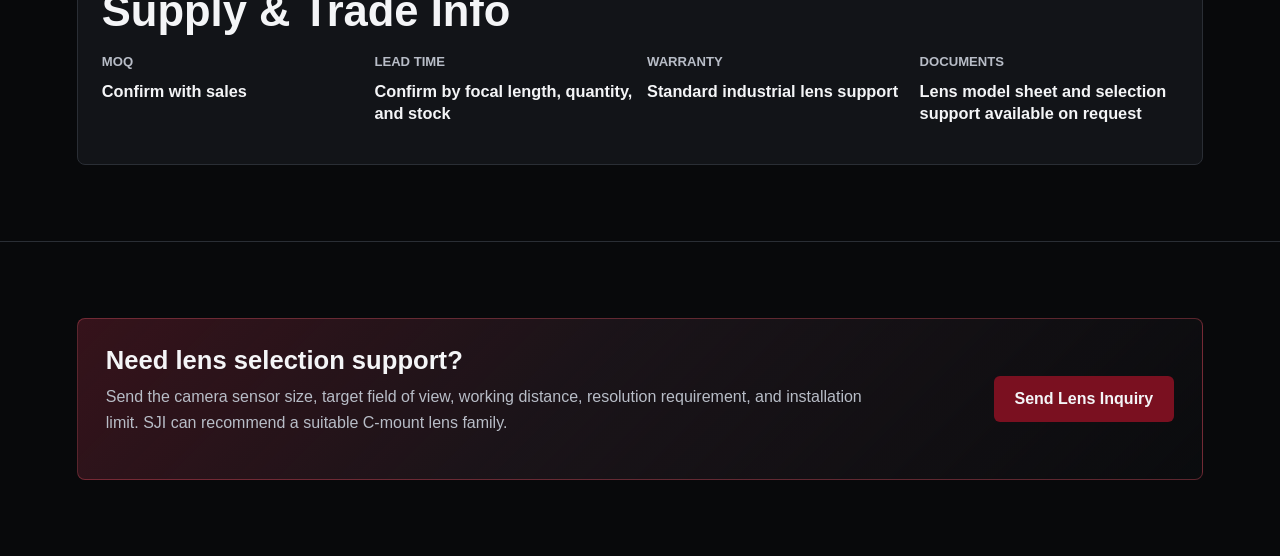
<file: Site/products/lenses.html>
<!doctype html>
<html lang="en">
  <head>
    <meta charset="UTF-8" />
    <meta name="viewport" content="width=device-width, initial-scale=1.0" />
    <meta
      name="description"
      content="SJI machine vision lenses for industrial imaging, inspection, positioning, measurement, and code reading applications."
    />
    <link rel="canonical" href="https://www.zhsji.com/products/lenses.html" />
    <link rel="alternate" hreflang="en" href="https://www.zhsji.com/products/lenses.html?lang=en" />
    <link rel="alternate" hreflang="zh-CN" href="https://www.zhsji.com/products/lenses.html?lang=zh-CN" />
    <link rel="alternate" hreflang="zh-Hant" href="https://www.zhsji.com/products/lenses.html?lang=zh-Hant" />
    <link rel="alternate" hreflang="ja" href="https://www.zhsji.com/products/lenses.html?lang=ja" />
    <link rel="alternate" hreflang="ko" href="https://www.zhsji.com/products/lenses.html?lang=ko" />
    <link rel="alternate" hreflang="th" href="https://www.zhsji.com/products/lenses.html?lang=th" />
    <link rel="alternate" hreflang="vi" href="https://www.zhsji.com/products/lenses.html?lang=vi" />
    <link rel="alternate" hreflang="x-default" href="https://www.zhsji.com/products/lenses.html" />
    <meta property="og:title" content="Machine Vision Lenses | SJI Industrial Imaging Products" />
    <meta property="og:description" content="SJI machine vision lenses for industrial imaging, inspection, positioning, measurement, and code reading applications." />
    <meta property="og:url" content="https://www.zhsji.com/products/lenses.html" />
    <meta property="og:type" content="product.group" />
    <meta property="og:image" content="https://www.zhsji.com/assets/lens-family.jpg" />
    <script type="application/ld+json">
      {
        "@context": "https://schema.org",
        "@type": "CollectionPage",
        "name": "SJI Machine Vision Lenses",
        "url": "https://www.zhsji.com/products/lenses.html",
        "description": "SJI machine vision lenses for industrial imaging, inspection, positioning, measurement, and code reading applications.",
        "mainEntity": {
          "@type": "Product",
          "name": "SJI Machine Vision Lens Series",
          "brand": { "@type": "Brand", "name": "SJI" },
          "category": "Machine vision lens",
          "image": "https://www.zhsji.com/assets/lens-family.jpg"
        }
      }
    </script>
    <title>Machine Vision Lenses | SJI Industrial Imaging Products</title>
    <link rel="icon" href="../assets/company-icon.ico" />
    <link rel="stylesheet" href="../styles.css" />
  </head>
  <body>
    <header class="site-header">
      <a class="brand" href="../index.html#home" aria-label="SJI home">
        <img src="../assets/logo-dark-theme.svg" alt="SJI" />
      </a>
      <button class="menu-toggle" type="button" aria-label="Open menu" aria-expanded="false"><span></span><span></span><span></span></button>
      <nav class="site-nav" aria-label="Primary navigation">
        <a href="../index.html#home" data-i18n="nav.home">Home</a>
        <a href="../index.html#readers" data-i18n="nav.readers">Barcode Readers</a>
        <a href="../index.html#lenses" data-i18n="nav.lenses">Machine Vision Lenses</a>
        <a href="../index.html#videos" data-i18n="nav.videos">Videos</a>
        <a href="../index.html#applications" data-i18n="nav.applications">Applications</a>
        <a href="../index.html#about" data-i18n="nav.about">About SJI</a>
        <a href="../index.html#contact" data-i18n="nav.contact">Contact</a>
      </nav>
      <div class="header-actions">
        <label class="language-select"><span class="sr-only">Language</span><select id="languageSelect"><option value="en">EN</option><option value="zh-CN">简体中文</option><option value="zh-Hant">繁體中文</option><option value="ja">日本語</option><option value="ko">한국어</option><option value="th">ไทย</option><option value="vi">Tiếng Việt</option></select></label>
        <a class="button primary small" href="../index.html#contact" data-i18n="btn.quote">Get a Quote</a>
      </div>
    </header>

    <main class="product-detail-main">
      <section class="detail-hero">
        <div>
          <p class="eyebrow">Machine Vision Lenses</p>
          <h1>Industrial Fixed Focal Length Lenses</h1>
          <p>
            SJI supplies own-brand C-mount fixed focal length lenses for machine vision imaging, code reading,
            positioning, inspection, and measurement applications.
          </p>
          <div class="tag-row">
            <span>12MP C Series</span>
            <span>25MP K Series</span>
            <span>C-Mount</span>
            <span>Manual Iris / Focus</span>
          </div>
          <div class="detail-actions">
            <a class="button primary" href="../index.html#contact">Ask for Lens Selection</a>
            <a class="button secondary" href="../index.html#lenses">Back to Lens Overview</a>
          </div>
        </div>
        <div class="detail-media">
          <img src="../assets/lens-product.png" alt="SJI machine vision fixed focal lens" />
        </div>
      </section>

      <section class="detail-section">
        <div class="detail-panel">
          <h2>Key Buying Points</h2>
          <div class="info-matrix">
            <p><span>Series</span><strong>12MP C Series and 25MP K Series</strong></p>
            <p><span>Mount</span><strong>C-mount fixed focal length lens options</strong></p>
            <p><span>Applications</span><strong>Inspection, positioning, measurement, and code reading imaging</strong></p>
            <p><span>Selection focus</span><strong>Sensor size, working distance, FOV, and resolution requirement</strong></p>
          </div>
        </div>
      </section>

      <section class="detail-section">
        <div class="section-heading compact">
          <p class="eyebrow">Product Line</p>
          <h2>Lens Series Available for Industrial Imaging</h2>
          <p>
            The current source material includes two major lens groups. The C Series focuses on 12MP imaging needs,
            while the K Series covers 25MP, 1.1 inch applications with focal lengths from 12mm to 75mm.
          </p>
        </div>
        <div class="detail-grid">
          <article class="detail-card">
            <h3>C Series 12MP</h3>
            <p>Models include 8mm, 12mm, 16mm, 25mm, 35mm, and 50mm focal length options for industrial vision imaging.</p>
          </article>
          <article class="detail-card">
            <h3>K Series 25MP</h3>
            <p>1.1 inch 25MP fixed focal lenses with 12mm, 16mm, 25mm, 35mm, 50mm, and 75mm options.</p>
          </article>
          <article class="detail-card">
            <h3>Selection Support</h3>
            <p>Share camera sensor size, working distance, target FOV, resolution requirement, and installation space.</p>
          </article>
        </div>
      </section>

      <section class="detail-section">
        <div class="section-heading compact">
          <p class="eyebrow">Model Matrix</p>
          <h2>Machine Vision Lens Models</h2>
        </div>
        <div class="table-wrap">
          <table>
            <thead>
              <tr>
                <th>Model</th>
                <th>Series</th>
                <th>Focal Length</th>
                <th>Resolution</th>
                <th>Iris</th>
                <th>Focus</th>
                <th>Mount</th>
                <th>Dimensions</th>
              </tr>
            </thead>
            <tbody>
              <tr><td>C0828-SV-12M</td><td>C Series</td><td>8mm</td><td>12MP</td><td>F2.8-F16</td><td>0.05m-Inf.</td><td>C</td><td>Dia.29 x 29.4mm</td></tr>
              <tr><td>C1228-SV-12M</td><td>C Series</td><td>12mm</td><td>12MP</td><td>F2.8-F16</td><td>0.1m-Inf.</td><td>C</td><td>Dia.29 x 33.5mm</td></tr>
              <tr><td>C1628-SV-12M</td><td>C Series</td><td>16mm</td><td>12MP</td><td>F2.8-F16</td><td>0.1m-Inf.</td><td>C</td><td>Dia.29 x 34.5mm</td></tr>
              <tr><td>C2528-SV-12M</td><td>C Series</td><td>25mm</td><td>12MP</td><td>F2.8-F16</td><td>0.25m-Inf.</td><td>C</td><td>Dia.29 x 35.5mm</td></tr>
              <tr><td>C3528-SV-12M</td><td>C Series</td><td>35mm</td><td>12MP</td><td>F2.8-F16</td><td>0.25m-Inf.</td><td>C</td><td>Dia.29 x 47.5mm</td></tr>
              <tr><td>C5028-SV-12M</td><td>C Series</td><td>50mm</td><td>12MP</td><td>F2.8-F16</td><td>0.3m-Inf.</td><td>C</td><td>Dia.29.5 x 50.5mm</td></tr>
              <tr><td>K1228-SV-25M</td><td>K Series</td><td>12mm</td><td>25MP</td><td>F2.8-F16</td><td>0.1m-Inf.</td><td>C</td><td>Dia.59 x 77mm</td></tr>
              <tr><td>K1628-SV-25M</td><td>K Series</td><td>16mm</td><td>25MP</td><td>F2.8-F16</td><td>0.15m-Inf.</td><td>C</td><td>Dia.42 x 56mm</td></tr>
              <tr><td>K2528-SV-25M</td><td>K Series</td><td>25mm</td><td>25MP</td><td>F2.8-F16</td><td>0.15m-Inf.</td><td>C</td><td>Dia.35 x 42.8mm</td></tr>
              <tr><td>K3528-SV-25M</td><td>K Series</td><td>35mm</td><td>25MP</td><td>F2.8-F16</td><td>0.2m-Inf.</td><td>C</td><td>Dia.35 x 45.6mm</td></tr>
              <tr><td>K5028-SV-25M</td><td>K Series</td><td>50mm</td><td>25MP</td><td>F2.8-F16</td><td>0.25m-Inf.</td><td>C</td><td>Dia.35 x 56.6mm</td></tr>
              <tr><td>K7528-SV-25M</td><td>K Series</td><td>75mm</td><td>25MP</td><td>F2.8-F16</td><td>0.45m-1.9m</td><td>C</td><td>Dia.35 x 68.5mm</td></tr>
            </tbody>
          </table>
        </div>
      </section>

      <section class="detail-section">
        <div class="detail-panel">
          <h2>Recommended Lens Inquiry Information</h2>
          <ul class="detail-list">
            <li>Camera sensor size, resolution, and mount type.</li>
            <li>Working distance and required field of view.</li>
            <li>Target object size, inspection precision, and lighting condition.</li>
            <li>Application type: code reading, positioning, measurement, defect inspection, or general imaging.</li>
          </ul>
        </div>
      </section>

      <section class="detail-section">
        <div class="detail-panel">
          <h2>Supply & Trade Info</h2>
          <div class="info-matrix trade-info">
            <p><span>MOQ</span><strong>Confirm with sales</strong></p>
            <p><span>Lead time</span><strong>Confirm by focal length, quantity, and stock</strong></p>
            <p><span>Warranty</span><strong>Standard industrial lens support</strong></p>
            <p><span>Documents</span><strong>Lens model sheet and selection support available on request</strong></p>
          </div>
        </div>
      </section>

      <section class="detail-section">
        <div class="inquiry-cta">
          <div>
            <h2>Need lens selection support?</h2>
            <p>Send the camera sensor size, target field of view, working distance, resolution requirement, and installation limit. SJI can recommend a suitable C-mount lens family.</p>
          </div>
          <a class="button primary" href="../index.html#contact">Send Lens Inquiry</a>
        </div>
      </section>
    </main>

    <script src="../script.js"></script>
  </body>
</html>
</file>
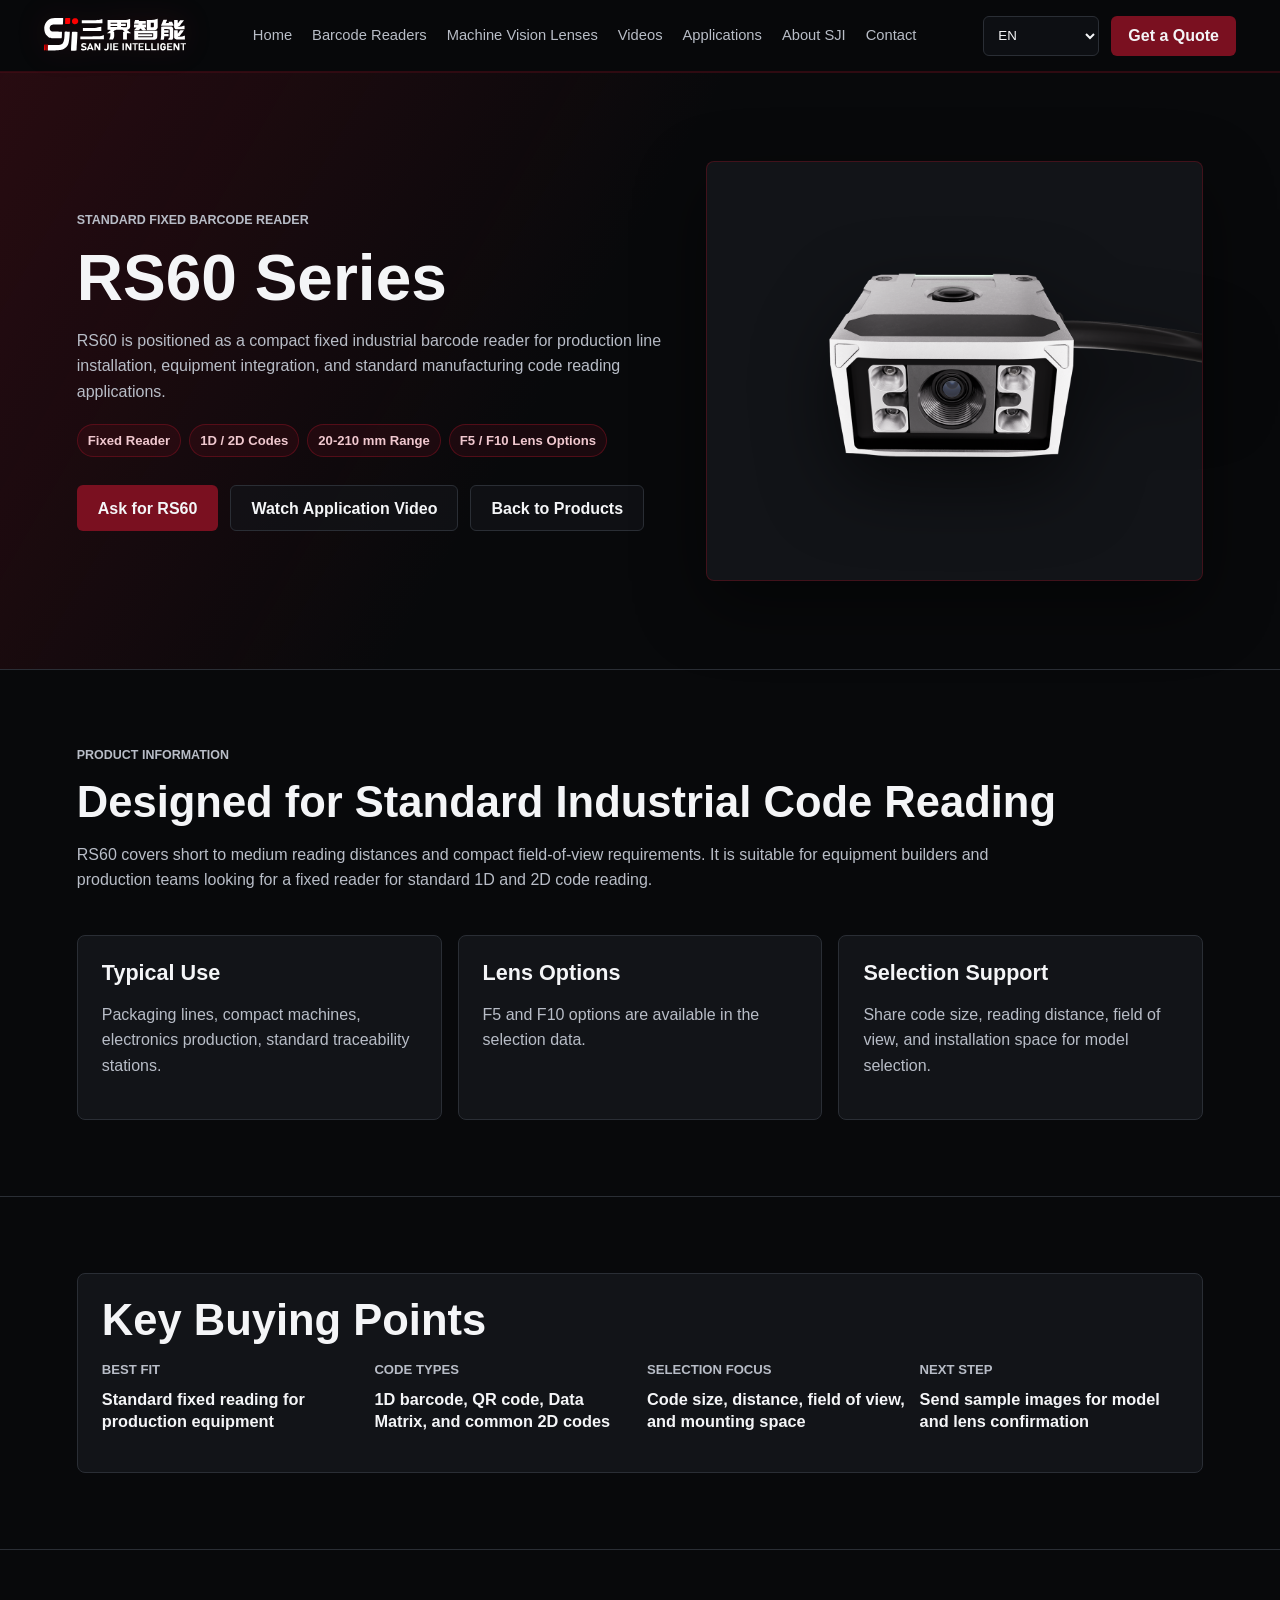
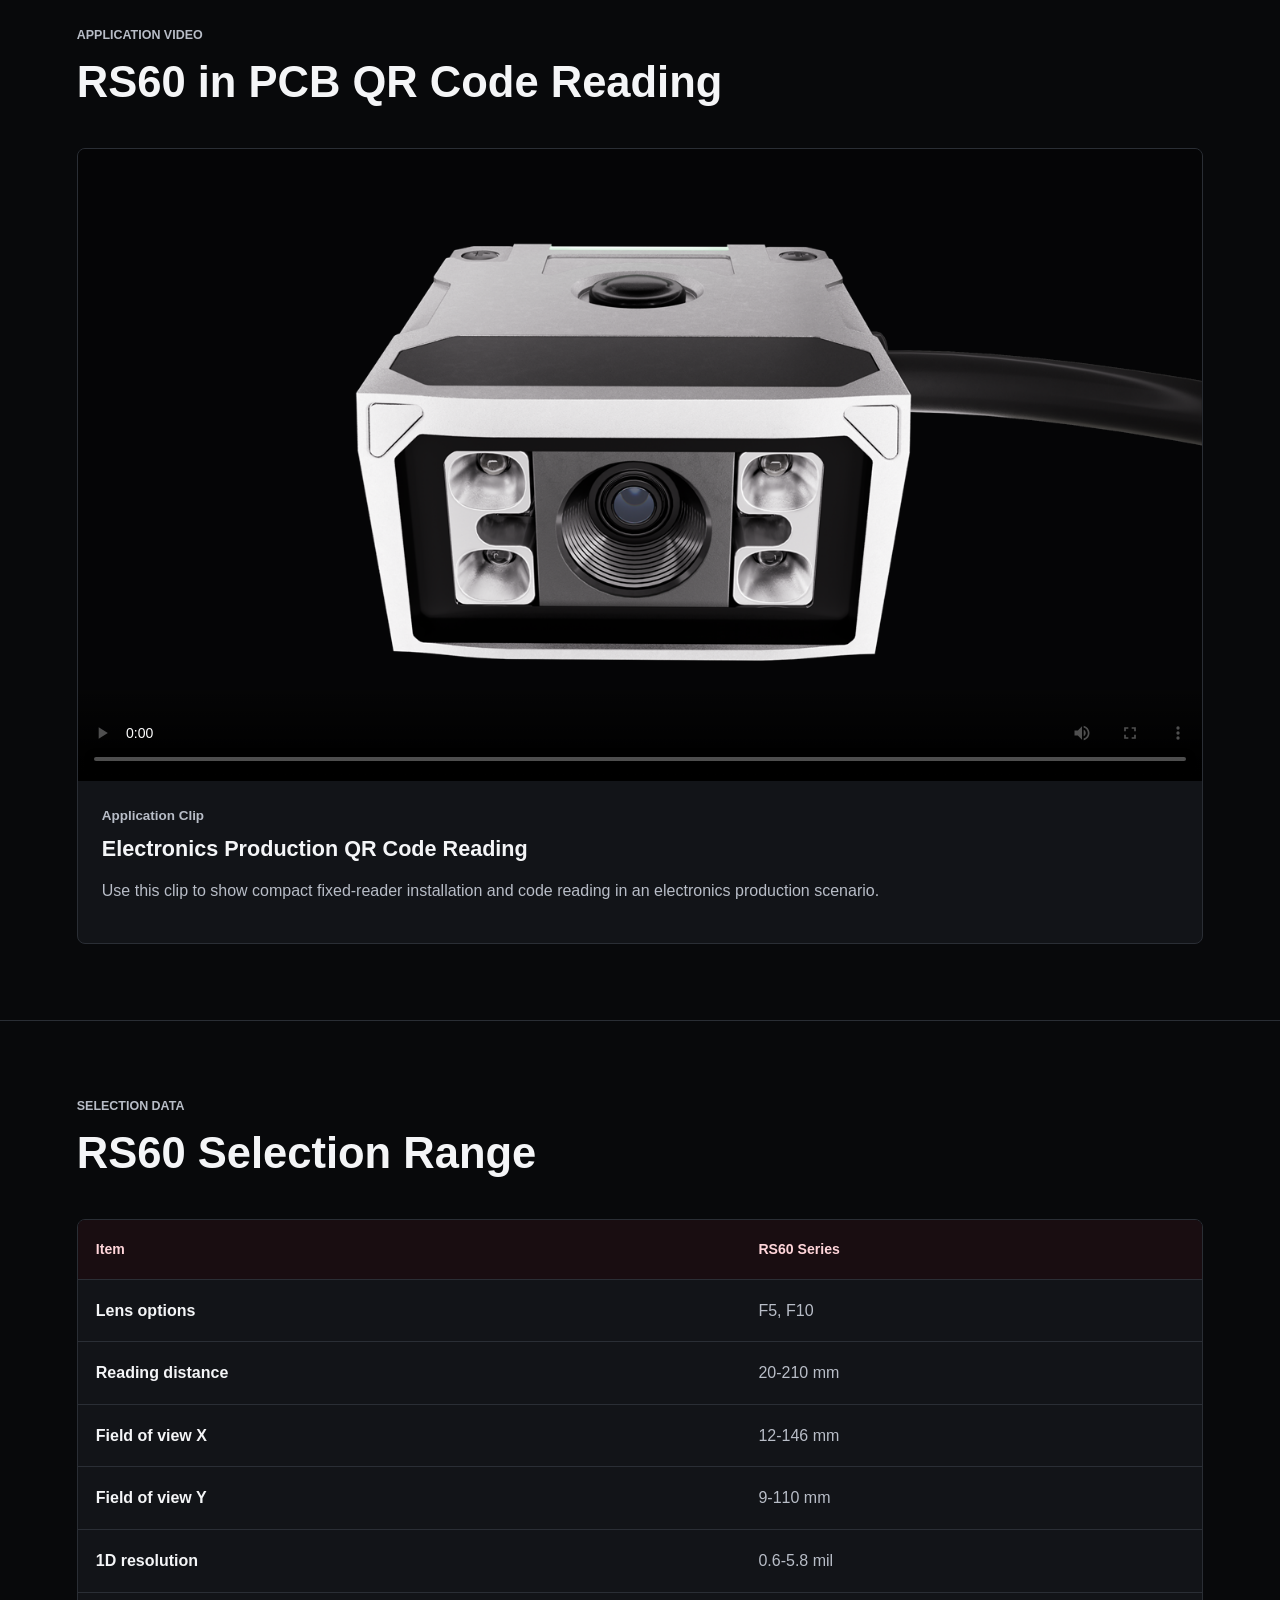
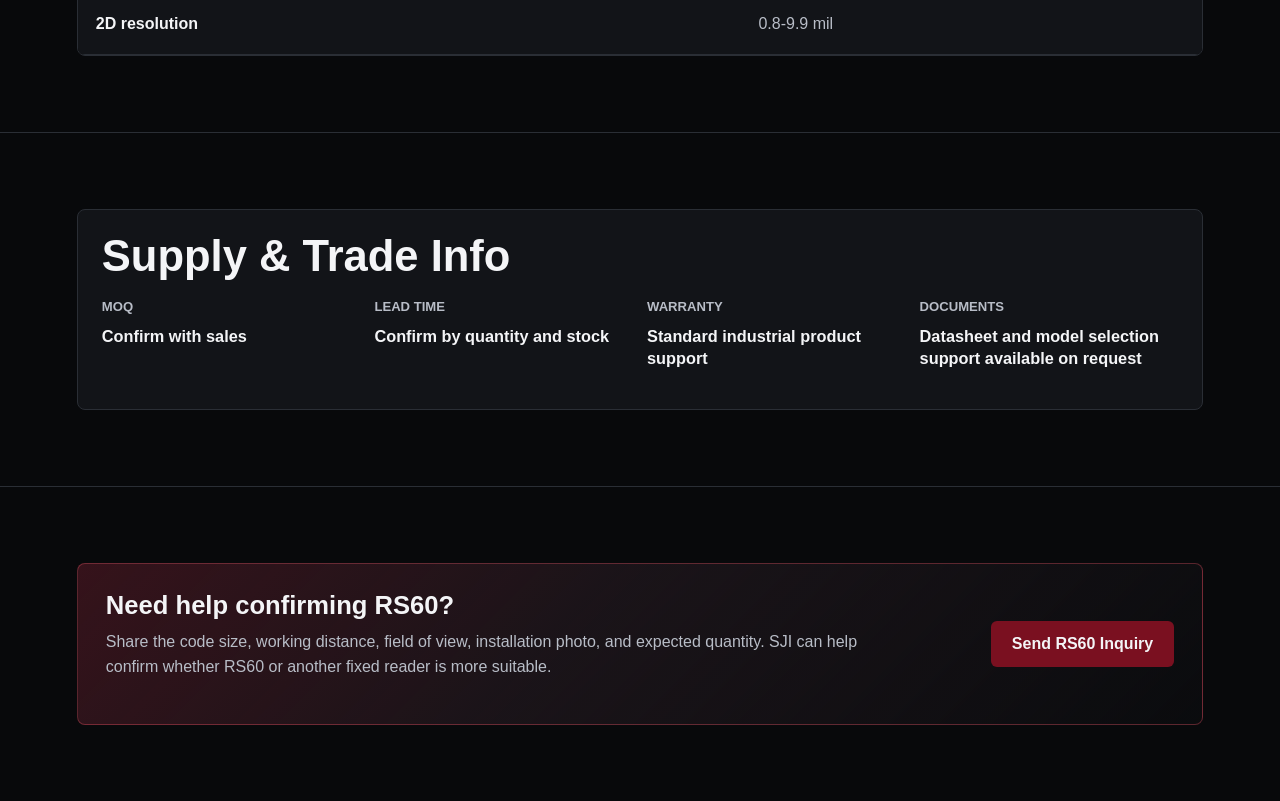
<file: Site/products/rs60.html>
<!doctype html>
<html lang="en">
  <head>
    <meta charset="UTF-8" />
    <meta name="viewport" content="width=device-width, initial-scale=1.0" />
    <meta name="description" content="SJI RS60 Series fixed industrial barcode reader for production lines, equipment installation, and standard 1D/2D code reading." />
    <link rel="canonical" href="https://www.zhsji.com/products/rs60.html" />
    <link rel="alternate" hreflang="en" href="https://www.zhsji.com/products/rs60.html?lang=en" />
    <link rel="alternate" hreflang="zh-CN" href="https://www.zhsji.com/products/rs60.html?lang=zh-CN" />
    <link rel="alternate" hreflang="zh-Hant" href="https://www.zhsji.com/products/rs60.html?lang=zh-Hant" />
    <link rel="alternate" hreflang="ja" href="https://www.zhsji.com/products/rs60.html?lang=ja" />
    <link rel="alternate" hreflang="ko" href="https://www.zhsji.com/products/rs60.html?lang=ko" />
    <link rel="alternate" hreflang="th" href="https://www.zhsji.com/products/rs60.html?lang=th" />
    <link rel="alternate" hreflang="vi" href="https://www.zhsji.com/products/rs60.html?lang=vi" />
    <link rel="alternate" hreflang="x-default" href="https://www.zhsji.com/products/rs60.html" />
    <meta property="og:title" content="RS60 Series | SJI Industrial Barcode Reader" />
    <meta property="og:description" content="SJI RS60 Series fixed industrial barcode reader for production lines, equipment installation, and standard 1D/2D code reading." />
    <meta property="og:url" content="https://www.zhsji.com/products/rs60.html" />
    <meta property="og:type" content="product" />
    <meta property="og:image" content="https://www.zhsji.com/assets/rs60-web.png" />
    <script type="application/ld+json">
      {
        "@context": "https://schema.org",
        "@type": "Product",
        "name": "RS60 Series",
        "brand": { "@type": "Brand", "name": "SJI" },
        "image": "https://www.zhsji.com/assets/rs60-web.png",
        "url": "https://www.zhsji.com/products/rs60.html",
        "category": "Industrial barcode reader",
        "description": "SJI RS60 Series fixed industrial barcode reader for production lines, equipment installation, and standard 1D/2D code reading."
      }
    </script>
    <title>RS60 Series | SJI Industrial Barcode Reader</title>
    <link rel="icon" href="../assets/company-icon.ico" />
    <link rel="stylesheet" href="../styles.css" />
  </head>
  <body>
    <header class="site-header">
      <a class="brand" href="../index.html#home" aria-label="SJI home">
        <img src="../assets/logo-dark-theme.svg" alt="SJI" />
      </a>
      <button class="menu-toggle" type="button" aria-label="Open menu" aria-expanded="false"><span></span><span></span><span></span></button>
      <nav class="site-nav" aria-label="Primary navigation">
        <a href="../index.html#home" data-i18n="nav.home">Home</a>
        <a href="../index.html#readers" data-i18n="nav.readers">Barcode Readers</a>
        <a href="../index.html#lenses" data-i18n="nav.lenses">Machine Vision Lenses</a>
        <a href="../index.html#videos" data-i18n="nav.videos">Videos</a>
        <a href="../index.html#applications" data-i18n="nav.applications">Applications</a>
        <a href="../index.html#about" data-i18n="nav.about">About SJI</a>
        <a href="../index.html#contact" data-i18n="nav.contact">Contact</a>
      </nav>
      <div class="header-actions">
        <label class="language-select"><span class="sr-only">Language</span><select id="languageSelect"><option value="en">EN</option><option value="zh-CN">简体中文</option><option value="zh-Hant">繁體中文</option><option value="ja">日本語</option><option value="ko">한국어</option><option value="th">ไทย</option><option value="vi">Tiếng Việt</option></select></label>
        <a class="button primary small" href="../index.html#contact" data-i18n="btn.quote">Get a Quote</a>
      </div>
    </header>

    <main class="product-detail-main">
      <section class="detail-hero">
        <div>
          <p class="eyebrow">Standard Fixed Barcode Reader</p>
          <h1>RS60 Series</h1>
          <p>
            RS60 is positioned as a compact fixed industrial barcode reader for production line installation,
            equipment integration, and standard manufacturing code reading applications.
          </p>
          <div class="tag-row">
            <span>Fixed Reader</span>
            <span>1D / 2D Codes</span>
            <span>20-210 mm Range</span>
            <span>F5 / F10 Lens Options</span>
          </div>
          <div class="detail-actions">
            <a class="button primary" href="../index.html#contact">Ask for RS60</a>
            <a class="button secondary" href="#video">Watch Application Video</a>
            <a class="button secondary" href="../index.html#readers">Back to Products</a>
          </div>
        </div>
        <div class="detail-media">
          <img src="../assets/rs60-web.png" alt="SJI RS60 Series barcode reader" />
        </div>
      </section>

      <section class="detail-section">
        <div class="section-heading compact">
          <p class="eyebrow">Product Information</p>
          <h2>Designed for Standard Industrial Code Reading</h2>
          <p>
            RS60 covers short to medium reading distances and compact field-of-view requirements. It is suitable for
            equipment builders and production teams looking for a fixed reader for standard 1D and 2D code reading.
          </p>
        </div>
        <div class="detail-grid">
          <article class="detail-card"><h3>Typical Use</h3><p>Packaging lines, compact machines, electronics production, standard traceability stations.</p></article>
          <article class="detail-card"><h3>Lens Options</h3><p>F5 and F10 options are available in the selection data.</p></article>
          <article class="detail-card"><h3>Selection Support</h3><p>Share code size, reading distance, field of view, and installation space for model selection.</p></article>
        </div>
      </section>

      <section class="detail-section">
        <div class="detail-panel">
          <h2>Key Buying Points</h2>
          <div class="info-matrix">
            <p><span>Best fit</span><strong>Standard fixed reading for production equipment</strong></p>
            <p><span>Code types</span><strong>1D barcode, QR code, Data Matrix, and common 2D codes</strong></p>
            <p><span>Selection focus</span><strong>Code size, distance, field of view, and mounting space</strong></p>
            <p><span>Next step</span><strong>Send sample images for model and lens confirmation</strong></p>
          </div>
        </div>
      </section>

      <section class="detail-section">
        <div class="section-heading compact">
          <p class="eyebrow">Application Video</p>
          <h2>RS60 in PCB QR Code Reading</h2>
        </div>
        <article class="video-card" id="video">
          <video controls preload="metadata" poster="../assets/rs60-web.png">
            <source src="../assets/videos/rs60-pcb-qr.mp4" type="video/mp4" />
          </video>
          <div>
            <p class="product-type">Application Clip</p>
            <h3>Electronics Production QR Code Reading</h3>
            <p>Use this clip to show compact fixed-reader installation and code reading in an electronics production scenario.</p>
          </div>
        </article>
      </section>

      <section class="detail-section">
        <div class="section-heading compact">
          <p class="eyebrow">Selection Data</p>
          <h2>RS60 Selection Range</h2>
        </div>
        <div class="table-wrap">
          <table>
            <thead><tr><th>Item</th><th>RS60 Series</th></tr></thead>
            <tbody>
              <tr><td>Lens options</td><td>F5, F10</td></tr>
              <tr><td>Reading distance</td><td>20-210 mm</td></tr>
              <tr><td>Field of view X</td><td>12-146 mm</td></tr>
              <tr><td>Field of view Y</td><td>9-110 mm</td></tr>
              <tr><td>1D resolution</td><td>0.6-5.8 mil</td></tr>
              <tr><td>2D resolution</td><td>0.8-9.9 mil</td></tr>
            </tbody>
          </table>
        </div>
      </section>

      <section class="detail-section">
        <div class="detail-panel">
          <h2>Supply & Trade Info</h2>
          <div class="info-matrix trade-info">
            <p><span>MOQ</span><strong>Confirm with sales</strong></p>
            <p><span>Lead time</span><strong>Confirm by quantity and stock</strong></p>
            <p><span>Warranty</span><strong>Standard industrial product support</strong></p>
            <p><span>Documents</span><strong>Datasheet and model selection support available on request</strong></p>
          </div>
        </div>
      </section>

      <section class="detail-section">
        <div class="inquiry-cta">
          <div>
            <h2>Need help confirming RS60?</h2>
            <p>Share the code size, working distance, field of view, installation photo, and expected quantity. SJI can help confirm whether RS60 or another fixed reader is more suitable.</p>
          </div>
          <a class="button primary" href="../index.html#contact">Send RS60 Inquiry</a>
        </div>
      </section>
    </main>

    <script src="../script.js"></script>
  </body>
</html>
</file>
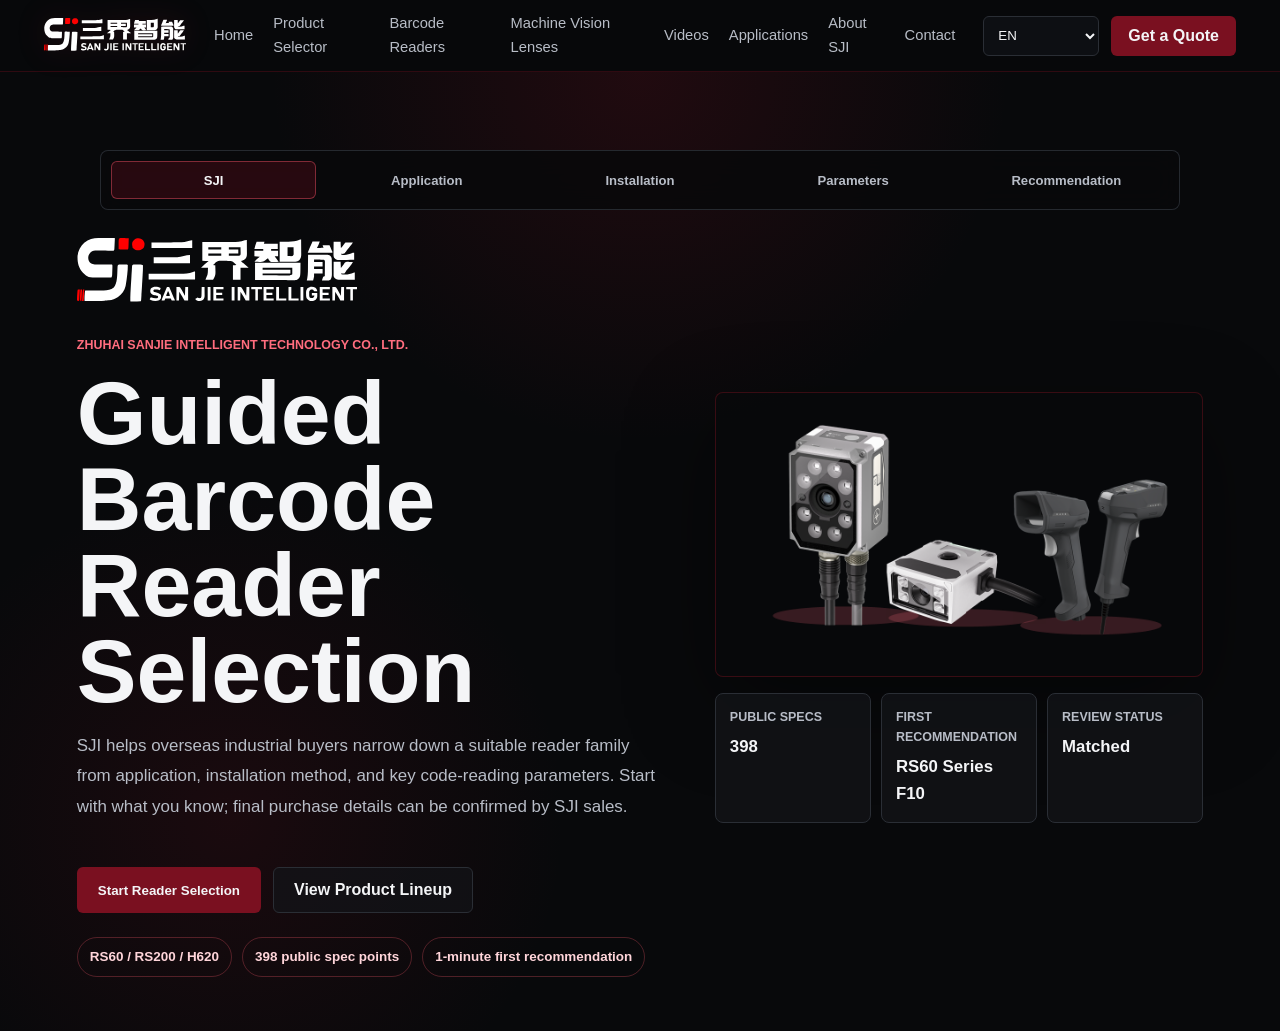
<file: Site/products/selector.html>
<!doctype html>
<html lang="en">
  <head>
    <meta charset="UTF-8" />
    <meta name="viewport" content="width=device-width, initial-scale=1.0" />
    <meta
      name="description"
      content="Use the SJI barcode reader selector to narrow down industrial code reader models by application, installation method, code type, working distance, field of view, and interface needs."
    />
    <link rel="canonical" href="https://www.zhsji.com/products/selector.html" />
    <link rel="alternate" hreflang="en" href="https://www.zhsji.com/products/selector.html?lang=en" />
    <link rel="alternate" hreflang="zh-CN" href="https://www.zhsji.com/products/selector.html?lang=zh-CN" />
    <link rel="alternate" hreflang="zh-Hant" href="https://www.zhsji.com/products/selector.html?lang=zh-Hant" />
    <link rel="alternate" hreflang="ja" href="https://www.zhsji.com/products/selector.html?lang=ja" />
    <link rel="alternate" hreflang="ko" href="https://www.zhsji.com/products/selector.html?lang=ko" />
    <link rel="alternate" hreflang="th" href="https://www.zhsji.com/products/selector.html?lang=th" />
    <link rel="alternate" hreflang="vi" href="https://www.zhsji.com/products/selector.html?lang=vi" />
    <link rel="alternate" hreflang="x-default" href="https://www.zhsji.com/products/selector.html" />
    <meta property="og:title" content="Barcode Reader Selector | SJI Model Recommendation" />
    <meta property="og:description" content="Find a suitable SJI barcode reader by application, installation method, code type, working distance, FOV, and interface needs." />
    <meta property="og:url" content="https://www.zhsji.com/products/selector.html" />
    <meta property="og:type" content="website" />
    <meta property="og:image" content="https://www.zhsji.com/assets/homepage-hero-products-web.png" />
    <script type="application/ld+json">
      {
        "@context": "https://schema.org",
        "@type": "WebApplication",
        "name": "SJI Barcode Reader Selector",
        "url": "https://www.zhsji.com/products/selector.html",
        "applicationCategory": "BusinessApplication",
        "operatingSystem": "Web",
        "description": "A public model selection guide for SJI industrial barcode readers."
      }
    </script>
    <title>Barcode Reader Selector | SJI Model Recommendation</title>
    <link rel="icon" href="../assets/company-icon.ico" />
    <link rel="stylesheet" href="../styles.css" />
  </head>
  <body>
    <header class="site-header">
      <a class="brand" href="../index.html#home" aria-label="SJI home">
        <img src="../assets/logo-dark-theme.svg" alt="SJI" />
      </a>
      <button class="menu-toggle" type="button" aria-label="Open menu" aria-expanded="false"><span></span><span></span><span></span></button>
      <nav class="site-nav" aria-label="Primary navigation">
        <a href="../index.html#home" data-i18n="nav.home">Home</a>
        <a href="./selector.html" data-i18n="nav.selector">Product Selector</a>
        <a href="../index.html#readers" data-i18n="nav.readers">Barcode Readers</a>
        <a href="../index.html#lenses" data-i18n="nav.lenses">Machine Vision Lenses</a>
        <a href="../index.html#videos" data-i18n="nav.videos">Videos</a>
        <a href="../index.html#applications" data-i18n="nav.applications">Applications</a>
        <a href="../index.html#about" data-i18n="nav.about">About SJI</a>
        <a href="../index.html#contact" data-i18n="nav.contact">Contact</a>
      </nav>
      <div class="header-actions">
        <label class="language-select">
          <span class="sr-only">Language</span>
          <select id="languageSelect" aria-label="Language">
            <option value="en">EN</option>
            <option value="zh-CN">简体中文</option>
            <option value="zh-Hant">繁體中文</option>
            <option value="ja">日本語</option>
            <option value="ko">한국어</option>
            <option value="th">ไทย</option>
            <option value="vi">Tiếng Việt</option>
          </select>
        </label>
        <a class="button primary small" href="../index.html#contact" data-i18n="btn.quote">Get a Quote</a>
      </div>
    </header>

    <main class="selector-wizard-main">
      <div class="selector-progress" aria-label="Selection progress">
        <button class="is-active" type="button" data-wizard-jump="intro">SJI</button>
        <button type="button" data-wizard-jump="application">Application</button>
        <button type="button" data-wizard-jump="installation">Installation</button>
        <button type="button" data-wizard-jump="parameters">Parameters</button>
        <button type="button" data-wizard-jump="results">Recommendation</button>
      </div>

      <form id="selectorForm" class="selector-state-form" aria-hidden="true">
        <input type="radio" name="startPoint" value="application" checked />
        <input type="radio" name="startPoint" value="installation" />
        <input type="radio" name="startPoint" value="parameters" />
        <input type="radio" name="startPoint" value="knownModel" />
        <select id="selectorApplication"><option value="electronics">Electronics / PCB traceability</option><option value="packaging">Packaging / food / printed code</option><option value="automotive">Automotive parts traceability</option><option value="new-energy">New energy / battery materials</option><option value="semiconductor">Semiconductor / small code</option><option value="warehouse">Warehouse / inspection / manual scan</option><option value="general">General industrial reading</option></select>
        <select id="selectorInstallation"><option value="fixed">Fixed machine-mounted reader</option><option value="compact">Compact / limited space reader</option><option value="handheld">Handheld reader</option><option value="mobile">PDA / software decoding</option><option value="unknown">Not sure yet</option></select>
        <select id="selectorKnownModel"><option value="">No target model</option><option value="RS60">RS60 Series</option><option value="RS80">RS80 / RS80-M Series</option><option value="NRS100A">RS100-A / RS100-M Series</option><option value="RS210">RS210</option><option value="RS220">RS220</option><option value="RS250">RS250</option><option value="RS290">RS290</option><option value="H620">H620 Series</option><option value="H920">H920 Series</option></select>
        <input id="selectorLineSpeed" type="number" value="" />
        <input id="selectorQuantity" type="number" value="" />
      </form>

      <section class="wizard-panel wizard-intro is-active" data-wizard-panel="intro">
        <div class="wizard-intro-copy">
          <img class="wizard-logo" src="../assets/logo-dark-theme.svg" alt="SJI" />
          <p class="eyebrow">Zhuhai Sanjie Intelligent Technology Co., Ltd.</p>
          <h1>Guided Barcode Reader Selection</h1>
          <p>
            SJI helps overseas industrial buyers narrow down a suitable reader family from application, installation
            method, and key code-reading parameters. Start with what you know; final purchase details can be confirmed
            by SJI sales.
          </p>
          <div class="wizard-hero-actions">
            <button class="button primary" type="button" data-wizard-next="application">Start Reader Selection</button>
            <a class="button secondary" href="./barcode-readers.html">View Product Lineup</a>
          </div>
          <div class="wizard-trust-row">
            <span>RS60 / RS200 / H620</span>
            <span>398 public spec points</span>
            <span>1-minute first recommendation</span>
          </div>
        </div>
        <div class="wizard-intro-visual">
          <img src="../assets/homepage-hero-products-web.png" alt="SJI barcode reader lineup" />
          <div class="selector-metric-strip">
            <p><span>Public specs</span><strong id="selectorSpecCount">Loading</strong></p>
            <p><span>First recommendation</span><strong id="selectorTopModel">Pending</strong></p>
            <p><span>Review status</span><strong id="selectorReviewStatus">Ready</strong></p>
          </div>
        </div>
      </section>

      <section class="wizard-panel" data-wizard-panel="application">
        <div class="wizard-step-heading">
          <p class="eyebrow">Step 1 / 4</p>
          <h2>Choose Your Application Scenario</h2>
          <p>Pick the closest workflow. This helps the selector favor the right reader family before detailed parameters.</p>
        </div>
        <div class="wizard-option-grid">
          <button class="wizard-option-card is-selected" type="button" data-start-value="application" data-selector-target="selectorApplication" data-selector-value="electronics">
            <span>01</span><strong>Electronics / PCB</strong><small>PCB, labels, components, compact production stations.</small>
          </button>
          <button class="wizard-option-card" type="button" data-start-value="application" data-selector-target="selectorApplication" data-selector-value="packaging">
            <span>02</span><strong>Packaging / Food</strong><small>Cartons, printed codes, bottles, bags, and production lines.</small>
          </button>
          <button class="wizard-option-card" type="button" data-start-value="application" data-selector-target="selectorApplication" data-selector-value="automotive">
            <span>03</span><strong>Automotive Parts</strong><small>Traceability for metal, plastic, and assembled parts.</small>
          </button>
          <button class="wizard-option-card" type="button" data-start-value="application" data-selector-target="selectorApplication" data-selector-value="new-energy">
            <span>04</span><strong>New Energy</strong><small>Battery, module, and material identification workflows.</small>
          </button>
          <button class="wizard-option-card" type="button" data-start-value="application" data-selector-target="selectorApplication" data-selector-value="semiconductor">
            <span>05</span><strong>Semiconductor</strong><small>Small code, high-precision, and inspection-related reading.</small>
          </button>
          <button class="wizard-option-card" type="button" data-start-value="application" data-selector-target="selectorApplication" data-selector-value="warehouse">
            <span>06</span><strong>Warehouse / Inspection</strong><small>Manual scanning, warehouse operation, and flexible support.</small>
          </button>
        </div>
        <div class="wizard-nav-row">
          <button class="button secondary" type="button" data-wizard-back="intro">Back</button>
          <button class="button primary" type="button" data-wizard-next="installation">Next</button>
        </div>
      </section>

      <section class="wizard-panel" data-wizard-panel="installation">
        <div class="wizard-step-heading">
          <p class="eyebrow">Step 2 / 4</p>
          <h2>Select the Installation Method</h2>
          <p>Choose how the reader will be used. Fixed readers can be calculated from the public spec data; other workflows are guided to sales confirmation.</p>
        </div>
        <div class="wizard-option-grid installation-grid">
          <button class="wizard-option-card is-selected" type="button" data-start-value="installation" data-selector-target="selectorInstallation" data-selector-value="fixed">
            <span>Fixed</span><strong>Machine-mounted reader</strong><small>Production line, equipment integration, traceability station.</small>
          </button>
          <button class="wizard-option-card" type="button" data-start-value="installation" data-selector-target="selectorInstallation" data-selector-value="compact">
            <span>Compact</span><strong>Limited-space reader</strong><small>Small machine, narrow position, embedded installation.</small>
          </button>
          <button class="wizard-option-card" type="button" data-start-value="installation" data-selector-target="selectorInstallation" data-selector-value="handheld">
            <span>Handheld</span><strong>Manual scanning</strong><small>Warehouse, inspection, workstation, and flexible scanning.</small>
          </button>
          <button class="wizard-option-card" type="button" data-start-value="installation" data-selector-target="selectorInstallation" data-selector-value="mobile">
            <span>Mobile</span><strong>PDA / software decoding</strong><small>Mobile data collection or software-based image decoding.</small>
          </button>
        </div>
        <div class="wizard-nav-row">
          <button class="button secondary" type="button" data-wizard-back="application">Back</button>
          <button class="button primary" type="button" data-wizard-next="parameters">Next</button>
        </div>
      </section>

      <section class="wizard-panel" data-wizard-panel="parameters">
        <div class="wizard-step-heading">
          <p class="eyebrow">Step 3 / 4</p>
          <h2>Enter the Key Reading Conditions</h2>
          <p>Keep unknown fields blank. The selector can still prepare a recommendation and inquiry summary for SJI confirmation.</p>
        </div>
        <div class="wizard-parameter-layout">
          <div class="wizard-parameter-card">
            <h3>Code Information</h3>
            <div class="selector-form-grid">
              <label><span>Code Type</span><select id="selectorCodeType"><option value="QR">QR code</option><option value="Data Matrix">Data Matrix</option><option value="DPM">DPM / difficult 2D code</option><option value="Code128">Code128 / 1D barcode</option><option value="Code39">Code39 / 1D barcode</option><option value="Mixed">Mixed 1D + 2D</option></select></label>
              <label><span>2D Code Size mm</span><input id="selectorCodeSize" type="number" min="0" step="0.1" value="5" /></label>
              <label><span>2D Module Count</span><input id="selectorModuleCount" type="number" min="1" step="1" value="25" /></label>
              <label><span>1D Narrow Bar mm</span><input id="selectorNarrowBar" type="number" min="0" step="0.01" placeholder="Optional" /></label>
              <label class="selector-check full"><input id="selectorUseResolution" type="checkbox" checked /><span>Use code size to check reading resolution</span></label>
            </div>
          </div>
          <div class="wizard-parameter-card">
            <h3>Installation & Purchase</h3>
            <div class="selector-form-grid">
              <label><span>Working Distance mm</span><input id="selectorDistance" type="number" min="0" step="1" value="100" /></label>
              <label><span>Distance Tolerance mm</span><input id="selectorTolerance" type="number" min="1" step="1" value="50" /></label>
              <label><span>Required FOV X mm</span><input id="selectorFovX" type="number" min="0" step="1" placeholder="Optional" /></label>
              <label><span>Required FOV Y mm</span><input id="selectorFovY" type="number" min="0" step="1" placeholder="Optional" /></label>
              <label><span>Interface Need</span><select id="selectorInterface"><option value="Ethernet">Ethernet / TCP</option><option value="Serial">Serial / RS232</option><option value="USB">USB</option><option value="Wireless">Wireless</option><option value="Unknown">Not sure</option></select></label>
              <label><span>Known Target Model</span><select id="selectorKnownModelVisible"><option value="">No target model</option><option value="RS60">RS60 Series</option><option value="RS80">RS80 / RS80-M Series</option><option value="NRS100A">RS100-A / RS100-M Series</option><option value="RS210">RS210</option><option value="RS220">RS220</option><option value="RS250">RS250</option><option value="RS290">RS290</option><option value="H620">H620 Series</option><option value="H920">H920 Series</option></select></label>
            </div>
          </div>
        </div>
        <div class="wizard-nav-row">
          <button class="button secondary" type="button" data-wizard-back="installation">Back</button>
          <button class="button primary" type="button" id="selectorCalculate">Show Recommendation</button>
        </div>
      </section>

      <section class="wizard-panel wizard-results" data-wizard-panel="results">
        <div class="wizard-step-heading">
          <p class="eyebrow">Step 4 / 4</p>
          <h2 id="selectorResultTitle">Ready for selection</h2>
          <p>Use this result as a first purchase direction. SJI will confirm the final model, lens, cable, light, and documents before quotation.</p>
          <span class="selector-status" id="selectorStatus">Waiting</span>
        </div>
        <div class="wizard-results-layout">
          <div>
            <div class="selector-insights" id="selectorInsights"></div>
            <div class="selector-results" id="selectorResults"></div>
          </div>
          <aside class="wizard-accessory-panel">
            <h3>Accessories to Confirm</h3>
            <ul>
              <li>Mounting bracket and installation space</li>
              <li>Cable, connector, and communication interface</li>
              <li>Light color and illumination configuration</li>
              <li>Sample code images and application photos</li>
            </ul>
            <div class="selector-summary-block">
              <h3>Inquiry Summary</h3>
              <textarea id="selectorSummary" rows="9" readonly></textarea>
              <div class="selector-actions">
                <button class="button secondary" type="button" id="selectorCopy">Copy Summary</button>
                <a class="button primary" id="selectorMail" href="../index.html#contact">Send to SJI</a>
              </div>
            </div>
          </aside>
        </div>
        <div class="wizard-related-strip">
          <h3>Other Products You May Need</h3>
          <div class="wizard-related-track">
            <a href="./rs60.html"><img src="../assets/rs60-web.png" alt="RS60" /><strong>RS60 Series</strong><span>Standard fixed reader</span></a>
            <a href="./rs200.html"><img src="../assets/rs200-web.png" alt="RS200" /><strong>RS200 Family</strong><span>High-performance traceability</span></a>
            <a href="./h620.html"><img src="../assets/h620-web.png" alt="H620" /><strong>H620 Series</strong><span>Handheld scanning</span></a>
            <a href="./lenses.html"><img src="../assets/lens-family.jpg" alt="Machine vision lenses" /><strong>Machine Vision Lenses</strong><span>Imaging support</span></a>
          </div>
        </div>
        <div class="wizard-nav-row">
          <button class="button secondary" type="button" data-wizard-back="parameters">Back</button>
          <button class="button primary" type="button" data-wizard-next="application">Start Again</button>
        </div>
      </section>
    </main>

    <script src="../script.js"></script>
    <script src="../assets/selector.js"></script>
  </body>
</html>
</file>
<file: Site/styles.css>
:root {
  --black: #08090b;
  --charcoal: #121418;
  --panel: #171a20;
  --wine: #7a1020;
  --wine-bright: #a3162a;
  --muted-wine: #1b0d11;
  --line: #2a2e35;
  --text: #f4f5f7;
  --muted: #b8bdc7;
  --dim: #7f8794;
  --shadow: 0 24px 70px rgba(0, 0, 0, 0.48);
  color-scheme: dark;
  font-family: Inter, "Noto Sans", "Noto Sans SC", "Noto Sans JP", "Noto Sans KR", Arial, sans-serif;
}

* {
  box-sizing: border-box;
  max-width: 100%;
}

html {
  scroll-behavior: smooth;
  overflow-x: hidden;
}

body {
  margin: 0;
  background: var(--black);
  color: var(--text);
  font-size: 16px;
  line-height: 1.6;
  overflow-x: hidden;
}

body.menu-open {
  overflow: hidden;
}

a {
  color: inherit;
  text-decoration: none;
}

img {
  display: block;
  max-width: 100%;
}

.sr-only {
  position: absolute;
  width: 1px;
  height: 1px;
  padding: 0;
  margin: -1px;
  overflow: hidden;
  clip: rect(0, 0, 0, 0);
  white-space: nowrap;
  border: 0;
}

.site-header {
  position: sticky;
  top: 0;
  z-index: 20;
  display: grid;
  grid-template-columns: auto 1fr auto;
  align-items: center;
  gap: 28px;
  min-height: 72px;
  padding: 0 44px;
  background: rgba(8, 9, 11, 0.9);
  border-bottom: 1px solid rgba(122, 16, 32, 0.35);
  backdrop-filter: blur(18px);
  width: 100%;
}

.brand img {
  width: 142px;
  height: auto;
}

.brand {
  display: inline-flex;
  align-items: center;
  padding: 6px 0;
  filter: drop-shadow(0 0 14px rgba(163, 22, 42, 0.18));
}

.site-nav {
  display: flex;
  align-items: center;
  justify-content: center;
  gap: 20px;
  color: var(--muted);
  font-size: 0.92rem;
}

.site-nav a {
  transition: color 160ms ease;
}

.site-nav a:hover {
  color: var(--text);
}

.header-actions {
  display: flex;
  align-items: center;
  gap: 12px;
}

.language-select select,
.inquiry-form input,
.inquiry-form select,
.inquiry-form textarea {
  width: 100%;
  border: 1px solid var(--line);
  border-radius: 6px;
  background: #0d0f13;
  color: var(--text);
}

.language-select select {
  min-width: 116px;
  height: 40px;
  padding: 0 10px;
}

.button {
  display: inline-flex;
  align-items: center;
  justify-content: center;
  min-height: 46px;
  padding: 0 20px;
  border: 1px solid transparent;
  border-radius: 6px;
  font-weight: 700;
  transition:
    background 160ms ease,
    border-color 160ms ease,
    transform 160ms ease;
}

.button:hover {
  transform: translateY(-1px);
}

.button.primary {
  background: var(--wine);
  color: var(--text);
}

.button.primary:hover {
  background: var(--wine-bright);
}

.button.secondary {
  border-color: var(--line);
  background: rgba(18, 20, 24, 0.72);
  color: var(--text);
}

.button.secondary:hover {
  border-color: var(--wine-bright);
}

.button.small {
  min-height: 40px;
  padding: 0 16px;
  white-space: nowrap;
}

.copy-button {
  width: max-content;
  min-height: 32px;
  margin-top: 4px;
  padding: 0 12px;
  border: 1px solid rgba(255, 92, 110, 0.36);
  border-radius: 6px;
  background: rgba(122, 16, 32, 0.18);
  color: #ffd5da;
  cursor: pointer;
  font: inherit;
  font-size: 0.82rem;
  font-weight: 800;
  transition:
    background 160ms ease,
    border-color 160ms ease;
}

.copy-button:hover,
.copy-button.is-copied {
  border-color: rgba(255, 92, 110, 0.72);
  background: rgba(163, 22, 42, 0.48);
}

.menu-toggle {
  display: block;
  position: absolute;
  top: 14px;
  right: 24px;
  z-index: 30;
  width: 42px;
  height: 42px;
  border: 1px solid var(--line);
  border-radius: 6px;
  background: var(--charcoal);
}

.menu-toggle span {
  display: block;
  width: 18px;
  height: 2px;
  margin: 4px auto;
  background: var(--text);
}

.hero {
  position: relative;
  display: grid;
  grid-template-columns: minmax(0, 1fr) minmax(420px, 0.9fr);
  gap: 48px;
  align-items: center;
  min-height: min(860px, calc(100vh - 72px));
  padding: 76px 6vw 84px;
  overflow: hidden;
  background:
    linear-gradient(115deg, rgba(122, 16, 32, 0.28), rgba(8, 9, 11, 0) 36%),
    radial-gradient(circle at 78% 44%, rgba(163, 22, 42, 0.2), transparent 36%),
    var(--black);
}

.hero::before {
  content: "";
  position: absolute;
  inset: 0;
  pointer-events: none;
  background-image:
    linear-gradient(rgba(255, 255, 255, 0.035) 1px, transparent 1px),
    linear-gradient(90deg, rgba(255, 255, 255, 0.035) 1px, transparent 1px);
  background-size: 64px 64px;
  mask-image: linear-gradient(to bottom, rgba(0, 0, 0, 0.7), transparent 76%);
}

.hero-copy,
.hero-visual {
  position: relative;
  z-index: 1;
  min-width: 0;
}

.eyebrow {
  margin: 0 0 14px;
  color: #ff6d7e;
  font-size: 0.78rem;
  font-weight: 800;
  letter-spacing: 0;
  text-transform: uppercase;
}

h1,
h2,
h3,
p {
  overflow-wrap: break-word;
}

h1,
h2 {
  margin: 0;
  line-height: 1.05;
  letter-spacing: 0;
}

h1 {
  max-width: 760px;
  font-size: clamp(3rem, 6vw, 5.7rem);
  overflow-wrap: anywhere;
}

h2 {
  font-size: clamp(2rem, 3.4vw, 3.7rem);
}

h3 {
  margin: 0;
  font-size: 1.35rem;
  line-height: 1.2;
}

.hero-text {
  max-width: 690px;
  margin: 24px 0 0;
  color: var(--muted);
  font-size: clamp(1rem, 1.5vw, 1.22rem);
}

.hero-actions {
  display: flex;
  flex-wrap: wrap;
  gap: 14px;
  margin-top: 34px;
}

.trust-strip {
  display: flex;
  flex-wrap: wrap;
  gap: 10px;
  margin-top: 34px;
}

.trust-strip span,
.tag-row span {
  border: 1px solid rgba(122, 16, 32, 0.58);
  border-radius: 999px;
  background: rgba(122, 16, 32, 0.16);
  color: #f0c8cf;
  font-size: 0.82rem;
  font-weight: 700;
}

.trust-strip span {
  padding: 8px 12px;
}

.product-stage {
  position: relative;
  min-height: 610px;
  border: 1px solid rgba(122, 16, 32, 0.38);
  border-radius: 8px;
  background:
    linear-gradient(135deg, rgba(33, 13, 18, 0.86), rgba(11, 12, 15, 0.96) 48%, rgba(5, 6, 8, 0.98)),
    radial-gradient(circle at 24% 22%, rgba(255, 109, 126, 0.18), transparent 24%),
    radial-gradient(circle at 76% 68%, rgba(122, 16, 32, 0.34), transparent 36%),
    var(--muted-wine);
  box-shadow: var(--shadow);
  isolation: isolate;
  overflow: hidden;
}

.product-stage::before {
  content: "";
  position: absolute;
  inset: 20px;
  border: 1px solid rgba(255, 255, 255, 0.055);
  border-radius: 7px;
  background:
    linear-gradient(90deg, rgba(255, 255, 255, 0.045) 1px, transparent 1px),
    linear-gradient(rgba(255, 255, 255, 0.045) 1px, transparent 1px);
  background-size: 44px 44px;
  mask-image: linear-gradient(135deg, rgba(0, 0, 0, 0.8), transparent 72%);
  pointer-events: none;
}

.product-stage::after {
  content: "";
  position: absolute;
  left: 11%;
  right: 8%;
  bottom: 44px;
  height: 34px;
  background: linear-gradient(90deg, rgba(163, 22, 42, 0.34), rgba(255, 255, 255, 0.12), rgba(163, 22, 42, 0.16));
  filter: blur(32px);
  z-index: 0;
}

.stage-intro {
  position: absolute;
  top: 34px;
  left: 34px;
  z-index: 5;
  width: min(300px, 45%);
  padding: 18px;
  border: 1px solid rgba(255, 109, 126, 0.24);
  border-radius: 8px;
  background: rgba(10, 11, 14, 0.62);
  backdrop-filter: blur(12px);
}

.stage-intro span {
  display: block;
  color: #ff6d7e;
  font-size: 0.72rem;
  font-weight: 800;
  text-transform: uppercase;
}

.stage-intro strong {
  display: block;
  margin-top: 8px;
  color: var(--text);
  font-size: 1.08rem;
  line-height: 1.18;
}

.stage-intro p {
  margin: 10px 0 0;
  color: var(--muted);
  font-size: 0.86rem;
  line-height: 1.55;
}

.stage-code-chip {
  position: absolute;
  top: 36px;
  right: 34px;
  z-index: 5;
  padding: 9px 12px;
  border: 1px solid rgba(255, 109, 126, 0.32);
  border-radius: 999px;
  background: rgba(122, 16, 32, 0.28);
  color: #f6d7dc;
  font-size: 0.78rem;
  font-weight: 800;
}

.stage-models {
  position: absolute;
  left: 34px;
  right: 34px;
  bottom: 28px;
  z-index: 5;
  display: grid;
  grid-template-columns: repeat(3, minmax(0, 1fr));
  gap: 10px;
}

.stage-models span {
  display: grid;
  gap: 4px;
  min-width: 0;
  padding: 12px;
  border: 1px solid rgba(255, 255, 255, 0.08);
  border-radius: 8px;
  background: rgba(8, 9, 11, 0.68);
}

.stage-models b {
  color: var(--text);
  font-size: 0.95rem;
}

.stage-models small {
  color: var(--muted);
  font-size: 0.73rem;
  line-height: 1.25;
}

.product-stage img {
  position: absolute;
  object-fit: contain;
  filter: drop-shadow(0 28px 34px rgba(0, 0, 0, 0.54));
}

.hero-products-composite {
  top: 76px;
  left: 50%;
  z-index: 2;
  width: 118%;
  max-width: none;
  transform: translateX(-50%);
}

.hero-products-composite-mobile {
  display: none;
}

.hero-rs200 {
  top: 112px;
  right: 28px;
  z-index: 2;
  width: 42%;
  max-height: 410px;
  opacity: 0.98;
}

.hero-rs60 {
  left: -8%;
  bottom: 112px;
  z-index: 3;
  width: 78%;
  max-height: 430px;
}

.hero-h620 {
  right: 28px;
  bottom: 92px;
  z-index: 4;
  width: 23%;
  max-height: 250px;
  opacity: 0.96;
}

.section {
  padding: 92px 6vw;
  border-top: 1px solid rgba(42, 46, 53, 0.82);
}

.section-heading {
  max-width: 840px;
  margin-bottom: 42px;
}

.section-heading p,
.split-section p,
.about-section p,
.contact-copy p {
  color: var(--muted);
}

.contact-details {
  display: grid;
  gap: 12px;
  margin-top: 28px;
  padding: 20px;
  border: 1px solid rgba(122, 16, 32, 0.45);
  border-radius: 8px;
  background: rgba(18, 20, 24, 0.68);
}

.contact-details p {
  display: grid;
  gap: 4px;
  margin: 0;
}

.contact-details strong {
  color: #ff8290;
  font-size: 0.82rem;
}

.contact-details a,
.contact-details span {
  color: var(--text);
}

.section-heading.compact {
  max-width: 980px;
}

.product-section,
.applications-section,
.category-section {
  background: #0b0c0f;
}

.product-grid {
  display: grid;
  grid-template-columns: repeat(3, minmax(0, 1fr));
  gap: 18px;
}

.product-card,
.category-card,
.application-grid article,
.workflow-grid article,
.advantage-grid article,
.inquiry-form,
.video-card,
.detail-panel,
.detail-card,
.lens-stats article,
.reader-lineup-visual {
  border: 1px solid var(--line);
  border-radius: 8px;
  background: var(--charcoal);
}

.product-card {
  display: grid;
  grid-template-rows: 270px 1fr;
  overflow: hidden;
}

.product-card.featured {
  border-color: rgba(163, 22, 42, 0.72);
}

.product-media {
  display: grid;
  place-items: center;
  min-height: 270px;
  padding: 22px;
  background:
    linear-gradient(180deg, rgba(122, 16, 32, 0.18), rgba(8, 9, 11, 0.22)),
    #101217;
}

.product-media img {
  max-height: 220px;
  object-fit: contain;
}

.product-media.handheld img {
  max-height: 250px;
}

.product-content {
  padding: 24px;
}

.product-type {
  margin: 0 0 9px;
  color: #ff8290;
  font-size: 0.84rem;
  font-weight: 800;
}

.product-content p {
  color: var(--muted);
}

.representative-note {
  margin-top: 12px;
  color: #9ea4b3;
  font-size: 0.78rem;
  line-height: 1.45;
}

.selection-brief {
  display: grid;
  gap: 6px;
  max-width: 720px;
  margin-top: 20px;
  padding: 16px 18px;
  border: 1px solid rgba(255, 92, 110, 0.26);
  border-radius: 8px;
  background: rgba(18, 20, 24, 0.64);
}

.selection-brief strong {
  color: #ffd5da;
}

.selection-brief span {
  color: var(--muted);
  line-height: 1.65;
}

.reader-lineup-callout {
  display: grid;
  grid-template-columns: minmax(0, 1fr) auto;
  gap: 24px;
  align-items: center;
  margin-top: 24px;
  padding: 24px;
  border: 1px solid rgba(122, 16, 32, 0.48);
  border-radius: 8px;
  background:
    linear-gradient(135deg, rgba(122, 16, 32, 0.22), rgba(18, 20, 24, 0.82)),
    var(--charcoal);
}

.reader-lineup-callout h3 {
  max-width: 880px;
}

.reader-lineup-callout p:last-child {
  max-width: 920px;
  margin-bottom: 0;
  color: var(--muted);
}

.reader-lineup-actions {
  display: flex;
  flex-wrap: wrap;
  gap: 12px;
  justify-content: flex-end;
}

.category-section {
  background:
    linear-gradient(180deg, #08090b, #0b0c0f 42%),
    var(--black);
}

.category-grid {
  display: grid;
  grid-template-columns: repeat(4, minmax(0, 1fr));
  gap: 16px;
}

.category-card {
  display: grid;
  align-content: start;
  min-height: 300px;
  padding: 26px;
  background:
    linear-gradient(180deg, rgba(122, 16, 32, 0.16), rgba(18, 20, 24, 0.72)),
    var(--charcoal);
}

.category-card span {
  display: inline-flex;
  width: fit-content;
  margin-bottom: 44px;
  color: #ff8290;
  font-weight: 900;
}

.category-card p {
  color: var(--muted);
}

.category-card .text-link {
  margin-top: auto;
}

.tag-row {
  display: flex;
  flex-wrap: wrap;
  gap: 8px;
  margin: 20px 0;
}

.tag-row span {
  padding: 5px 10px;
}

.text-link {
  color: #ff8290;
  font-weight: 800;
}

.specs-section {
  background: var(--black);
}

.video-section {
  background: linear-gradient(180deg, #0b0c0f, #08090b);
}

.video-grid {
  display: grid;
  grid-template-columns: repeat(3, minmax(0, 1fr));
  gap: 18px;
}

.video-card {
  overflow: hidden;
}

.video-card video {
  display: block;
  width: 100%;
  aspect-ratio: 16 / 9;
  background: #050506;
  object-fit: contain;
}

.video-card div {
  padding: 24px;
}

.video-card p {
  color: var(--muted);
}

.product-detail-main {
  background: var(--black);
}

.detail-hero {
  display: grid;
  grid-template-columns: minmax(0, 1fr) minmax(360px, 0.85fr);
  gap: 44px;
  align-items: center;
  padding: 88px 6vw;
  border-top: 1px solid rgba(122, 16, 32, 0.35);
  background:
    linear-gradient(120deg, rgba(122, 16, 32, 0.28), rgba(8, 9, 11, 0) 45%),
    var(--black);
}

.detail-hero h1 {
  font-size: clamp(3rem, 5vw, 5rem);
}

.detail-hero p {
  color: var(--muted);
}

.detail-media {
  display: grid;
  place-items: center;
  min-height: 420px;
  border: 1px solid rgba(122, 16, 32, 0.45);
  border-radius: 8px;
  background: var(--charcoal);
  box-shadow: var(--shadow);
}

.detail-media img {
  max-height: 350px;
  object-fit: contain;
  filter: drop-shadow(0 28px 36px rgba(0, 0, 0, 0.55));
}

.reader-lineup-visual {
  position: relative;
  min-height: 420px;
  overflow: hidden;
  border-color: rgba(122, 16, 32, 0.45);
  background:
    linear-gradient(180deg, rgba(18, 20, 24, 0.78), rgba(8, 9, 11, 0.94)),
    var(--muted-wine);
  box-shadow: var(--shadow);
}

.reader-lineup-visual::after {
  content: "";
  position: absolute;
  left: 18%;
  right: 18%;
  bottom: 38px;
  height: 22px;
  background: rgba(163, 22, 42, 0.32);
  filter: blur(28px);
}

.reader-lineup-visual img {
  position: absolute;
  object-fit: contain;
  filter: drop-shadow(0 24px 30px rgba(0, 0, 0, 0.55));
}

.reader-lineup-visual img:nth-child(1) {
  top: 44px;
  right: 34px;
  width: 42%;
}

.reader-lineup-visual img:nth-child(2) {
  left: 38px;
  bottom: 64px;
  width: 48%;
}

.reader-lineup-visual img:nth-child(3) {
  right: 28px;
  bottom: 34px;
  width: 26%;
}

.reader-lineup-visual img:nth-child(4) {
  left: 42%;
  bottom: 36px;
  width: 23%;
}

.detail-section {
  padding: 76px 6vw;
  border-top: 1px solid var(--line);
}

.detail-grid {
  display: grid;
  grid-template-columns: repeat(3, minmax(0, 1fr));
  gap: 16px;
}

.reader-family-grid {
  display: grid;
  grid-template-columns: repeat(4, minmax(0, 1fr));
  gap: 18px;
}

.reader-family-grid .product-card {
  grid-template-rows: 230px 1fr;
}

.reader-family-grid .product-media {
  min-height: 230px;
}

.reader-family-grid .product-media img {
  max-height: 186px;
}

.reader-family-grid .product-media.handheld img {
  max-height: 210px;
}

.detail-card,
.detail-panel {
  padding: 24px;
}

.detail-card p,
.detail-panel p,
.detail-panel li {
  color: var(--muted);
}

.detail-list {
  display: grid;
  gap: 12px;
  padding-left: 18px;
}

.info-matrix {
  display: grid;
  grid-template-columns: repeat(4, minmax(0, 1fr));
  gap: 14px;
}

.info-matrix span {
  display: block;
  color: var(--muted);
  font-size: 0.82rem;
  font-weight: 800;
  text-transform: uppercase;
}

.info-matrix strong {
  display: block;
  margin-top: 8px;
  color: var(--text);
  font-size: 1.02rem;
  line-height: 1.35;
}

.inquiry-cta {
  display: grid;
  grid-template-columns: minmax(0, 1fr) auto;
  gap: 24px;
  align-items: center;
  padding: 28px;
  border: 1px solid rgba(255, 92, 110, 0.32);
  border-radius: 8px;
  background:
    linear-gradient(135deg, rgba(122, 16, 32, 0.34), rgba(122, 16, 32, 0.08) 44%, rgba(8, 9, 11, 0.78)),
    var(--charcoal);
}

.inquiry-cta h2 {
  font-size: clamp(1.45rem, 2vw, 2.1rem);
}

.inquiry-cta p {
  max-width: 760px;
  margin-top: 10px;
  color: var(--muted);
}

.detail-actions {
  display: flex;
  flex-wrap: wrap;
  gap: 12px;
  margin-top: 28px;
}

.table-wrap {
  overflow-x: auto;
  border: 1px solid var(--line);
  border-radius: 8px;
}

.selector-main {
  background:
    radial-gradient(circle at 18% 12%, rgba(122, 16, 32, 0.26), transparent 28%),
    var(--black);
}

.selector-hero {
  align-items: center;
}

.selector-hero-panel {
  display: grid;
  gap: 16px;
  min-width: 0;
}

.selector-hero-panel img {
  width: 100%;
  border: 1px solid rgba(122, 16, 32, 0.42);
  border-radius: 8px;
  background: #090a0d;
  box-shadow: 0 24px 70px rgba(0, 0, 0, 0.4);
}

.selector-metric-strip {
  display: grid;
  grid-template-columns: repeat(3, minmax(0, 1fr));
  gap: 10px;
}

.selector-metric-strip p {
  margin: 0;
  padding: 14px;
  border: 1px solid var(--line);
  border-radius: 8px;
  background: rgba(18, 20, 24, 0.78);
}

.selector-metric-strip span {
  display: block;
  color: var(--muted);
  font-size: 0.78rem;
  font-weight: 800;
  text-transform: uppercase;
}

.selector-metric-strip strong {
  display: block;
  margin-top: 6px;
  color: var(--text);
  font-size: 1.05rem;
}

.selector-layout {
  display: grid;
  grid-template-columns: minmax(420px, 0.95fr) minmax(0, 1.15fr);
  gap: 22px;
  align-items: start;
}

.selector-panel {
  border: 1px solid var(--line);
  border-radius: 8px;
  background: rgba(18, 20, 24, 0.9);
}

.selector-form {
  display: grid;
  gap: 22px;
  padding: 24px;
}

.selector-fieldset {
  min-width: 0;
  margin: 0;
  padding: 0;
  border: 0;
}

.selector-fieldset legend {
  margin-bottom: 12px;
  color: #ffd5da;
  font-weight: 800;
}

.selector-start-grid {
  display: grid;
  grid-template-columns: repeat(2, minmax(0, 1fr));
  gap: 10px;
}

.selector-start-card {
  display: grid;
  grid-template-columns: auto 1fr;
  gap: 6px 10px;
  align-items: start;
  padding: 14px;
  border: 1px solid rgba(42, 46, 53, 0.94);
  border-radius: 8px;
  background: #0d0f13;
  cursor: pointer;
}

.selector-start-card:has(input:checked) {
  border-color: rgba(255, 92, 110, 0.66);
  background: rgba(122, 16, 32, 0.22);
}

.selector-start-card input {
  margin-top: 3px;
}

.selector-start-card span {
  color: var(--text);
  font-weight: 800;
}

.selector-start-card small {
  grid-column: 2;
  color: var(--muted);
  line-height: 1.45;
}

.selector-form-grid {
  display: grid;
  grid-template-columns: repeat(2, minmax(0, 1fr));
  gap: 14px;
}

.selector-form-grid label {
  display: grid;
  gap: 8px;
  color: var(--muted);
  font-size: 0.9rem;
  font-weight: 800;
}

.selector-form-grid .full {
  grid-column: 1 / -1;
}

.selector-form input,
.selector-form select,
.selector-summary-block textarea {
  width: 100%;
  min-height: 44px;
  padding: 10px 12px;
  border: 1px solid var(--line);
  border-radius: 6px;
  background: #0d0f13;
  color: var(--text);
  font: inherit;
}

.selector-form input:focus,
.selector-form select:focus,
.selector-summary-block textarea:focus {
  border-color: var(--wine-bright);
  outline: none;
}

.selector-check {
  display: flex !important;
  grid-template-columns: none !important;
  align-items: center;
  gap: 10px !important;
  padding: 12px;
  border: 1px solid rgba(255, 92, 110, 0.22);
  border-radius: 8px;
  background: rgba(122, 16, 32, 0.12);
}

.selector-check input {
  width: auto;
  min-height: 0;
}

.selector-actions {
  display: flex;
  flex-wrap: wrap;
  gap: 12px;
}

.selector-results-panel {
  display: grid;
  gap: 18px;
  padding: 24px;
  position: sticky;
  top: 88px;
}

.selector-result-head {
  display: flex;
  justify-content: space-between;
  gap: 18px;
  align-items: start;
}

.selector-result-head h2 {
  font-size: clamp(1.35rem, 2vw, 2rem);
}

.selector-status {
  display: inline-flex;
  min-height: 34px;
  align-items: center;
  padding: 0 12px;
  border: 1px solid rgba(255, 92, 110, 0.32);
  border-radius: 999px;
  background: rgba(122, 16, 32, 0.18);
  color: #ffd5da;
  font-size: 0.78rem;
  font-weight: 900;
  white-space: nowrap;
}

.selector-insights {
  display: flex;
  flex-wrap: wrap;
  gap: 8px;
}

.selector-insights span {
  padding: 7px 10px;
  border: 1px solid rgba(255, 92, 110, 0.24);
  border-radius: 999px;
  color: var(--muted);
  font-size: 0.78rem;
  font-weight: 800;
}

.selector-results {
  display: grid;
  gap: 14px;
}

.selector-result-card,
.selector-empty {
  display: grid;
  grid-template-columns: 140px minmax(0, 1fr);
  gap: 16px;
  padding: 16px;
  border: 1px solid rgba(42, 46, 53, 0.92);
  border-radius: 8px;
  background: #0d0f13;
}

.selector-result-card.recommended {
  border-color: rgba(255, 92, 110, 0.58);
  background:
    linear-gradient(135deg, rgba(122, 16, 32, 0.2), rgba(13, 15, 19, 0.95) 50%),
    #0d0f13;
}

.selector-result-media {
  display: grid;
  place-items: center;
  min-height: 120px;
  border-radius: 6px;
  background:
    linear-gradient(180deg, rgba(122, 16, 32, 0.16), rgba(8, 9, 11, 0.2)),
    #101217;
}

.selector-result-media img {
  max-width: 92%;
  max-height: 118px;
  object-fit: contain;
}

.selector-result-body {
  min-width: 0;
}

.selector-result-title {
  display: flex;
  justify-content: space-between;
  gap: 14px;
  align-items: start;
}

.selector-result-title span {
  color: #ff8290;
  font-size: 0.78rem;
  font-weight: 900;
  text-transform: uppercase;
}

.selector-result-title h3 {
  margin-top: 4px;
  font-size: 1.15rem;
}

.selector-result-title strong {
  color: #ffd5da;
  white-space: nowrap;
}

.selector-result-body p,
.selector-result-body li,
.selector-empty p {
  color: var(--muted);
}

.selector-result-body ul {
  display: grid;
  gap: 5px;
  margin: 12px 0;
  padding-left: 18px;
}

.selector-spec-row {
  display: grid;
  grid-template-columns: repeat(3, minmax(0, 1fr));
  gap: 8px;
  margin-top: 12px;
}

.selector-spec-row span {
  padding: 10px;
  border: 1px solid rgba(42, 46, 53, 0.88);
  border-radius: 6px;
  color: var(--muted);
  font-size: 0.78rem;
}

.selector-spec-row strong {
  display: block;
  margin-top: 3px;
  color: var(--text);
  font-size: 0.92rem;
}

.selector-empty {
  grid-template-columns: 1fr;
}

.selector-summary-block {
  display: grid;
  gap: 12px;
  padding-top: 8px;
  border-top: 1px solid rgba(42, 46, 53, 0.82);
}

.selector-summary-block textarea {
  min-height: 190px;
  resize: vertical;
  color: #d9deea;
  line-height: 1.55;
}

.selector-wizard-main {
  min-height: 100vh;
  padding: 78px 6vw 54px;
  overflow-x: hidden;
  background:
    radial-gradient(circle at 50% 0%, rgba(122, 16, 32, 0.22), transparent 32%),
    radial-gradient(circle at 18% 78%, rgba(122, 16, 32, 0.16), transparent 26%),
    var(--black);
}

.selector-state-form {
  position: absolute;
  width: 1px;
  height: 1px;
  overflow: hidden;
  opacity: 0;
  pointer-events: none;
}

.selector-progress {
  position: relative;
  z-index: 12;
  display: grid;
  grid-template-columns: repeat(5, minmax(0, 1fr));
  gap: 8px;
  max-width: 1080px;
  margin: 0 auto 28px;
  padding: 10px;
  border: 1px solid rgba(42, 46, 53, 0.88);
  border-radius: 8px;
  background: rgba(8, 9, 11, 0.88);
  backdrop-filter: blur(14px);
}

.selector-progress button {
  min-height: 38px;
  border: 1px solid transparent;
  border-radius: 6px;
  background: transparent;
  color: var(--muted);
  cursor: pointer;
  font: inherit;
  font-size: 0.82rem;
  font-weight: 800;
}

.selector-progress button.is-active {
  border-color: rgba(255, 92, 110, 0.42);
  background: rgba(122, 16, 32, 0.28);
  color: var(--text);
}

.wizard-panel {
  display: none;
  min-height: calc(100vh - 170px);
  max-width: 1440px;
  margin: 0 auto;
}

.wizard-panel.is-active {
  display: grid;
}

.wizard-intro {
  grid-template-columns: minmax(0, 0.96fr) minmax(420px, 0.8fr);
  gap: 52px;
  align-items: center;
}

.wizard-intro-copy {
  display: grid;
  justify-items: start;
}

.wizard-logo {
  width: min(280px, 72vw);
  margin-bottom: 30px;
}

.wizard-intro h1 {
  max-width: 880px;
  font-size: clamp(3.1rem, 7vw, 6.6rem);
  line-height: 0.96;
}

.wizard-intro-copy > p:not(.eyebrow) {
  max-width: 760px;
  color: var(--muted);
  font-size: 1.06rem;
  line-height: 1.8;
}

.wizard-hero-actions,
.wizard-nav-row {
  display: flex;
  flex-wrap: wrap;
  gap: 12px;
  margin-top: 28px;
}

.wizard-trust-row {
  display: flex;
  flex-wrap: wrap;
  gap: 10px;
  margin-top: 24px;
}

.wizard-trust-row span {
  padding: 8px 12px;
  border: 1px solid rgba(255, 92, 110, 0.28);
  border-radius: 999px;
  color: #ffd5da;
  font-size: 0.84rem;
  font-weight: 800;
}

.wizard-intro-visual {
  display: grid;
  gap: 16px;
}

.wizard-intro-visual > img {
  width: 100%;
  border: 1px solid rgba(122, 16, 32, 0.44);
  border-radius: 8px;
  background: rgba(8, 9, 11, 0.9);
  box-shadow: 0 28px 90px rgba(0, 0, 0, 0.42);
}

.wizard-step-heading {
  align-self: end;
  max-width: 980px;
  margin-bottom: 28px;
}

.wizard-step-heading h2 {
  font-size: clamp(2.2rem, 5vw, 4.8rem);
  line-height: 1;
}

.wizard-step-heading p:not(.eyebrow) {
  max-width: 800px;
  color: var(--muted);
}

.wizard-option-grid {
  display: grid;
  grid-template-columns: repeat(3, minmax(0, 1fr));
  gap: 16px;
}

.wizard-option-card {
  display: grid;
  gap: 18px;
  min-height: 208px;
  padding: 24px;
  border: 1px solid rgba(42, 46, 53, 0.92);
  border-radius: 8px;
  background:
    linear-gradient(145deg, rgba(122, 16, 32, 0.12), rgba(13, 15, 19, 0.92) 42%),
    #0d0f13;
  color: var(--text);
  cursor: pointer;
  font: inherit;
  text-align: left;
  transition:
    border-color 160ms ease,
    background 160ms ease,
    transform 160ms ease;
}

.wizard-option-card:hover,
.wizard-option-card.is-selected {
  border-color: rgba(255, 92, 110, 0.72);
  background:
    linear-gradient(145deg, rgba(122, 16, 32, 0.36), rgba(13, 15, 19, 0.95) 48%),
    #0d0f13;
  transform: translateY(-2px);
}

.wizard-option-card span {
  color: #ff8290;
  font-size: 0.82rem;
  font-weight: 900;
  text-transform: uppercase;
}

.wizard-option-card strong {
  font-size: 1.28rem;
  line-height: 1.25;
}

.wizard-option-card small {
  color: var(--muted);
  font-size: 0.94rem;
  line-height: 1.65;
}

.installation-grid {
  grid-template-columns: repeat(4, minmax(0, 1fr));
}

.wizard-parameter-layout {
  display: grid;
  grid-template-columns: repeat(2, minmax(0, 1fr));
  gap: 18px;
}

.wizard-parameter-card,
.wizard-accessory-panel {
  padding: 24px;
  border: 1px solid var(--line);
  border-radius: 8px;
  background: rgba(18, 20, 24, 0.92);
}

.wizard-parameter-card h3,
.wizard-accessory-panel h3,
.wizard-related-strip h3 {
  margin-bottom: 18px;
}

.wizard-parameter-card input,
.wizard-parameter-card select {
  width: 100%;
  min-height: 44px;
  padding: 10px 12px;
  border: 1px solid var(--line);
  border-radius: 6px;
  background: #0d0f13;
  color: var(--text);
  font: inherit;
}

.wizard-results-layout {
  display: grid;
  grid-template-columns: minmax(0, 1fr) minmax(360px, 0.48fr);
  gap: 20px;
}

.wizard-accessory-panel {
  align-self: start;
  position: sticky;
  top: 142px;
}

.wizard-accessory-panel ul {
  display: grid;
  gap: 10px;
  margin: 0 0 22px;
  padding-left: 18px;
  color: var(--muted);
}

.wizard-related-strip {
  margin-top: 28px;
  padding-top: 24px;
  border-top: 1px solid rgba(42, 46, 53, 0.82);
}

.wizard-related-track {
  display: grid;
  grid-template-columns: repeat(4, minmax(220px, 1fr));
  gap: 14px;
  overflow-x: auto;
  padding-bottom: 6px;
}

.wizard-related-track a {
  display: grid;
  grid-template-columns: 96px minmax(0, 1fr);
  gap: 14px;
  align-items: center;
  min-width: 240px;
  padding: 14px;
  border: 1px solid rgba(42, 46, 53, 0.9);
  border-radius: 8px;
  background: #0d0f13;
}

.wizard-related-track img {
  width: 96px;
  height: 76px;
  object-fit: contain;
}

.wizard-related-track strong,
.wizard-related-track span {
  display: block;
}

.wizard-related-track span {
  margin-top: 4px;
  color: var(--muted);
  font-size: 0.86rem;
}

table {
  width: 100%;
  min-width: 760px;
  border-collapse: collapse;
  background: var(--charcoal);
}

th,
td {
  padding: 18px;
  border-bottom: 1px solid var(--line);
  text-align: left;
  vertical-align: top;
}

th {
  color: #ffd5da;
  background: #190d11;
  font-size: 0.88rem;
}

td {
  color: var(--muted);
}

td:first-child {
  color: var(--text);
  font-weight: 800;
}

.split-section {
  display: grid;
  grid-template-columns: minmax(0, 0.85fr) minmax(0, 1.15fr);
  gap: 44px;
  align-items: center;
  background: linear-gradient(90deg, var(--muted-wine), var(--black));
}

.split-section .button,
.lens-actions {
  margin-top: 18px;
}

.lens-copy p {
  max-width: 680px;
}

.lens-actions {
  display: flex;
  flex-wrap: wrap;
  gap: 12px;
}

.lens-showcase {
  overflow: hidden;
  border: 1px solid rgba(122, 16, 32, 0.46);
  border-radius: 8px;
  background:
    linear-gradient(180deg, rgba(18, 20, 24, 0.35), rgba(8, 9, 11, 0.82)),
    #101217;
  box-shadow: var(--shadow);
}

.lens-showcase > img {
  width: 100%;
  height: 360px;
  object-fit: cover;
  object-position: center 66%;
}

.lens-stats {
  display: grid;
  grid-template-columns: repeat(3, minmax(0, 1fr));
  gap: 12px;
  padding: 16px;
}

.lens-stats article {
  padding: 18px;
  background: rgba(18, 20, 24, 0.78);
}

.lens-stats strong {
  display: block;
  margin-bottom: 4px;
  color: #ff8290;
  font-size: 1.1rem;
}

.lens-stats span {
  color: var(--muted);
  font-size: 0.9rem;
}

.application-grid,
.advantage-grid,
.workflow-grid {
  display: grid;
  grid-template-columns: repeat(4, minmax(0, 1fr));
  gap: 16px;
}

.application-grid article {
  min-height: 220px;
  padding: 24px;
}

.application-grid span {
  display: inline-flex;
  margin-bottom: 44px;
  color: #ff8290;
  font-weight: 900;
}

.application-grid p {
  color: var(--muted);
}

.workflow-section {
  background:
    linear-gradient(135deg, rgba(122, 16, 32, 0.2), rgba(8, 9, 11, 0) 42%),
    #08090b;
}

.workflow-grid article {
  min-height: 230px;
  padding: 26px;
  background: rgba(18, 20, 24, 0.78);
}

.workflow-grid strong {
  display: inline-flex;
  margin-bottom: 36px;
  color: #ff8290;
  font-size: 1.05rem;
}

.workflow-grid p {
  color: var(--muted);
}

.about-section {
  background: #0d0e12;
}

.about-layout {
  display: grid;
  grid-template-columns: minmax(320px, 0.9fr) minmax(0, 1.1fr);
  gap: 22px;
  align-items: stretch;
  margin-top: 36px;
}

.company-photo {
  min-height: 100%;
  margin: 0;
  overflow: hidden;
  border: 1px solid var(--line);
  border-radius: 8px;
  background: var(--charcoal);
}

.company-photo img {
  width: 100%;
  height: 100%;
  min-height: 330px;
  object-fit: cover;
}

.advantage-grid {
  margin-top: 36px;
}

.about-layout .advantage-grid {
  grid-template-columns: 1fr;
  margin-top: 0;
}

.advantage-grid article {
  padding: 28px;
}

.advantage-grid strong {
  display: block;
  margin-bottom: 8px;
  color: #ff8290;
  font-size: 2.4rem;
  line-height: 1;
}

.advantage-grid span {
  color: var(--muted);
}

.contact-section {
  display: grid;
  grid-template-columns: minmax(0, 0.85fr) minmax(360px, 1fr);
  gap: 38px;
  align-items: start;
  background:
    linear-gradient(135deg, rgba(122, 16, 32, 0.34), rgba(8, 9, 11, 0) 46%),
    var(--black);
}

.inquiry-form {
  display: grid;
  grid-template-columns: repeat(2, minmax(0, 1fr));
  gap: 16px;
  padding: 26px;
}

.inquiry-form label {
  display: grid;
  gap: 8px;
  color: var(--muted);
  font-size: 0.92rem;
  font-weight: 700;
}

.inquiry-form .full {
  grid-column: 1 / -1;
}

.inquiry-form input,
.inquiry-form select,
.inquiry-form textarea {
  min-height: 44px;
  padding: 10px 12px;
  font: inherit;
}

.inquiry-form textarea {
  resize: vertical;
}

.form-note {
  grid-column: 1 / -1;
  margin: 0;
  color: var(--muted);
  font-size: 0.88rem;
  line-height: 1.6;
}

.inquiry-form input:focus,
.inquiry-form select:focus,
.inquiry-form textarea:focus {
  border-color: var(--wine-bright);
  outline: none;
}

.site-footer {
  display: flex;
  justify-content: space-between;
  gap: 24px;
  padding: 34px 6vw;
  border-top: 1px solid rgba(122, 16, 32, 0.35);
  background: #060608;
  color: var(--muted);
}

.site-footer img {
  width: 138px;
  margin-bottom: 12px;
}

.site-footer p {
  max-width: 520px;
  margin: 0;
}

.site-footer div:last-child {
  display: flex;
  flex-wrap: wrap;
  align-items: center;
  justify-content: flex-end;
  gap: 18px;
}

@media (min-width: 1121px) {
  .menu-toggle {
    display: none;
  }
}

@media (max-width: 1120px) {
  .site-header {
    display: flex;
    justify-content: space-between;
    padding: 0 22px;
    width: 100%;
  }

  .menu-toggle {
    display: block;
    position: absolute;
    top: 10px;
    right: 20px;
    z-index: 30;
  }

  .site-nav,
  .header-actions {
    position: fixed;
    left: 18px;
    right: 18px;
    z-index: 25;
    display: none;
    background: var(--charcoal);
  }

  .site-nav {
    top: 82px;
    flex-direction: column;
    align-items: stretch;
    gap: 0;
    padding: 18px;
    border: 1px solid var(--line);
    border-radius: 8px 8px 0 0;
  }

  .site-nav a {
    padding: 14px 4px;
    border-bottom: 1px solid var(--line);
  }

  .header-actions {
    top: 526px;
    padding: 18px;
    border: 1px solid var(--line);
    border-top: 0;
    border-radius: 0 0 8px 8px;
  }

  body.menu-open .site-nav,
  body.menu-open .header-actions {
    display: flex;
  }

  .hero,
  .reader-lineup-callout,
  .split-section,
  .contact-section {
    grid-template-columns: 1fr;
  }

  .hero {
    min-height: auto;
    width: 100%;
  }

  .hero-text {
    max-width: 100%;
  }

  .product-stage {
    min-height: 520px;
  }

  .stage-intro {
    width: min(360px, 52%);
  }

  .hero-rs60 {
    width: 72%;
  }

  .hero-products-composite {
    top: 96px;
    width: 112%;
  }

  .hero-rs200 {
    width: 38%;
  }

  .hero-h620 {
    width: 20%;
  }

  .product-grid,
  .reader-family-grid,
  .category-grid,
  .application-grid,
  .workflow-grid,
  .video-grid,
  .advantage-grid,
  .info-matrix,
  .about-layout {
    grid-template-columns: repeat(2, minmax(0, 1fr));
  }

  .inquiry-cta {
    grid-template-columns: 1fr;
  }

  .about-layout {
    grid-template-columns: 1fr;
  }

  .selector-layout {
    grid-template-columns: 1fr;
  }

  .selector-results-panel {
    position: static;
  }

  .wizard-intro,
  .wizard-parameter-layout,
  .wizard-results-layout {
    grid-template-columns: 1fr;
  }

  .installation-grid,
  .wizard-option-grid {
    grid-template-columns: repeat(2, minmax(0, 1fr));
  }

  .wizard-accessory-panel {
    position: static;
  }
}

@media (max-width: 720px) {
  body {
    width: 100%;
  }

  .site-header {
    min-height: 62px;
  }

  .brand img {
    width: 118px;
  }

  .site-nav {
    top: 72px;
  }

  .header-actions {
    top: 516px;
    flex-direction: column;
    align-items: stretch;
  }

  .hero,
  .section {
    padding-left: 20px;
    padding-right: 20px;
  }

  .detail-hero,
  .detail-section {
    padding-left: 20px;
    padding-right: 20px;
  }

  .hero-copy,
  .hero-text,
  .hero-visual,
  .section-heading,
  .contact-copy {
    width: 100%;
    max-width: calc(100vw - 40px);
  }

  h1 {
    font-size: 2rem;
    line-height: 1.12;
    width: 100%;
    max-width: calc(100vw - 40px);
    overflow-wrap: anywhere;
    word-break: break-all;
    line-break: anywhere;
  }

  h2 {
    font-size: 2rem;
    max-width: calc(100vw - 40px);
    overflow-wrap: anywhere;
    word-break: break-all;
    line-break: anywhere;
  }

  p,
  li,
  .button,
  .trust-strip span,
  .tag-row span {
    overflow-wrap: anywhere;
    word-break: break-all;
    line-break: anywhere;
  }

  .hero-actions,
  .trust-strip {
    flex-direction: column;
  }

  .button {
    width: 100%;
  }

  .product-stage {
    width: calc(100vw - 40px);
    min-height: 560px;
  }

  .reader-lineup-visual {
    min-height: 340px;
  }

  .reader-lineup-visual img:nth-child(1) {
    top: 34px;
    right: 18px;
    width: 44%;
  }

  .reader-lineup-visual img:nth-child(2) {
    left: 14px;
    bottom: 72px;
    width: 56%;
  }

  .reader-lineup-visual img:nth-child(3) {
    right: 12px;
    bottom: 26px;
    width: 30%;
  }

  .reader-lineup-visual img:nth-child(4) {
    left: 40%;
    bottom: 26px;
    width: 28%;
  }

  .hero-rs200 {
    top: 188px;
    right: 18px;
    width: 40%;
  }

  .hero-products-composite {
    top: 126px;
    width: 118%;
    transform: translateX(-55%);
  }

  .hero-products-desktop {
    display: none;
  }

  .hero-products-composite-mobile {
    position: absolute;
    top: 104px;
    left: 50%;
    z-index: 2;
    display: block;
    width: 94%;
    max-width: none;
    transform: translateX(-50%);
    object-fit: contain;
    filter: drop-shadow(0 28px 34px rgba(0, 0, 0, 0.54));
  }

  .hero-rs60 {
    left: -10%;
    bottom: 138px;
    width: 88%;
  }

  .hero-h620 {
    right: 20px;
    bottom: 104px;
    width: 24%;
  }

  .stage-intro {
    top: 20px;
    left: 20px;
    right: 20px;
    width: auto;
    padding: 14px;
  }

  .stage-intro p {
    font-size: 0.8rem;
  }

  .stage-code-chip {
    top: 20px;
    right: auto;
    left: 20px;
  }

  .stage-models {
    left: 20px;
    right: 20px;
    bottom: 20px;
    grid-template-columns: 1fr;
  }

  .stage-models span {
    grid-template-columns: auto 1fr;
    align-items: baseline;
    gap: 10px;
    padding: 10px 12px;
  }

  .product-grid,
  .reader-family-grid,
  .category-grid,
  .application-grid,
  .workflow-grid,
  .video-grid,
  .advantage-grid,
  .about-layout,
  .inquiry-form,
  .detail-hero,
  .detail-grid,
  .info-matrix,
  .inquiry-cta,
  .lens-stats {
    grid-template-columns: 1fr;
  }

  .reader-lineup-actions {
    justify-content: flex-start;
  }

  .selector-metric-strip,
  .selector-start-grid,
  .selector-form-grid,
  .selector-result-card,
  .selector-spec-row {
    grid-template-columns: 1fr;
  }

  .selector-form,
  .selector-results-panel {
    padding: 18px;
  }

  .selector-result-head,
  .selector-result-title {
    flex-direction: column;
  }

  .selector-wizard-main {
    padding: 44px 20px 38px;
  }

  .selector-progress {
    width: calc(100vw - 40px);
    grid-template-columns: repeat(5, minmax(112px, 1fr));
    overflow-x: auto;
    overscroll-behavior-x: contain;
    margin-bottom: 26px;
  }

  .selector-progress button {
    white-space: nowrap;
  }

  .wizard-panel {
    min-height: auto;
  }

  .wizard-logo {
    width: min(320px, 100%);
    margin-bottom: 22px;
  }

  .wizard-intro h1 {
    max-width: 100%;
    font-size: clamp(2.15rem, 10vw, 2.85rem);
    overflow-wrap: normal;
    word-break: normal;
    line-break: auto;
  }

  .wizard-step-heading h2 {
    max-width: 100%;
    font-size: clamp(2rem, 9vw, 2.6rem);
    overflow-wrap: normal;
    word-break: normal;
    line-break: auto;
  }

  .wizard-intro-copy > p:not(.eyebrow),
  .wizard-step-heading p:not(.eyebrow) {
    overflow-wrap: normal;
    word-break: normal;
    line-break: auto;
  }

  .wizard-option-grid,
  .installation-grid,
  .wizard-parameter-layout,
  .wizard-results-layout,
  .wizard-related-track {
    grid-template-columns: 1fr;
  }

  .wizard-option-card {
    min-height: 150px;
  }

  .wizard-parameter-card,
  .wizard-accessory-panel {
    padding: 18px;
  }

  .wizard-nav-row,
  .wizard-hero-actions {
    flex-direction: column;
  }

  .contact-section {
    grid-template-columns: 1fr;
  }

  .site-footer {
    flex-direction: column;
  }

  .site-footer div:last-child {
    justify-content: flex-start;
  }
}
</file>
